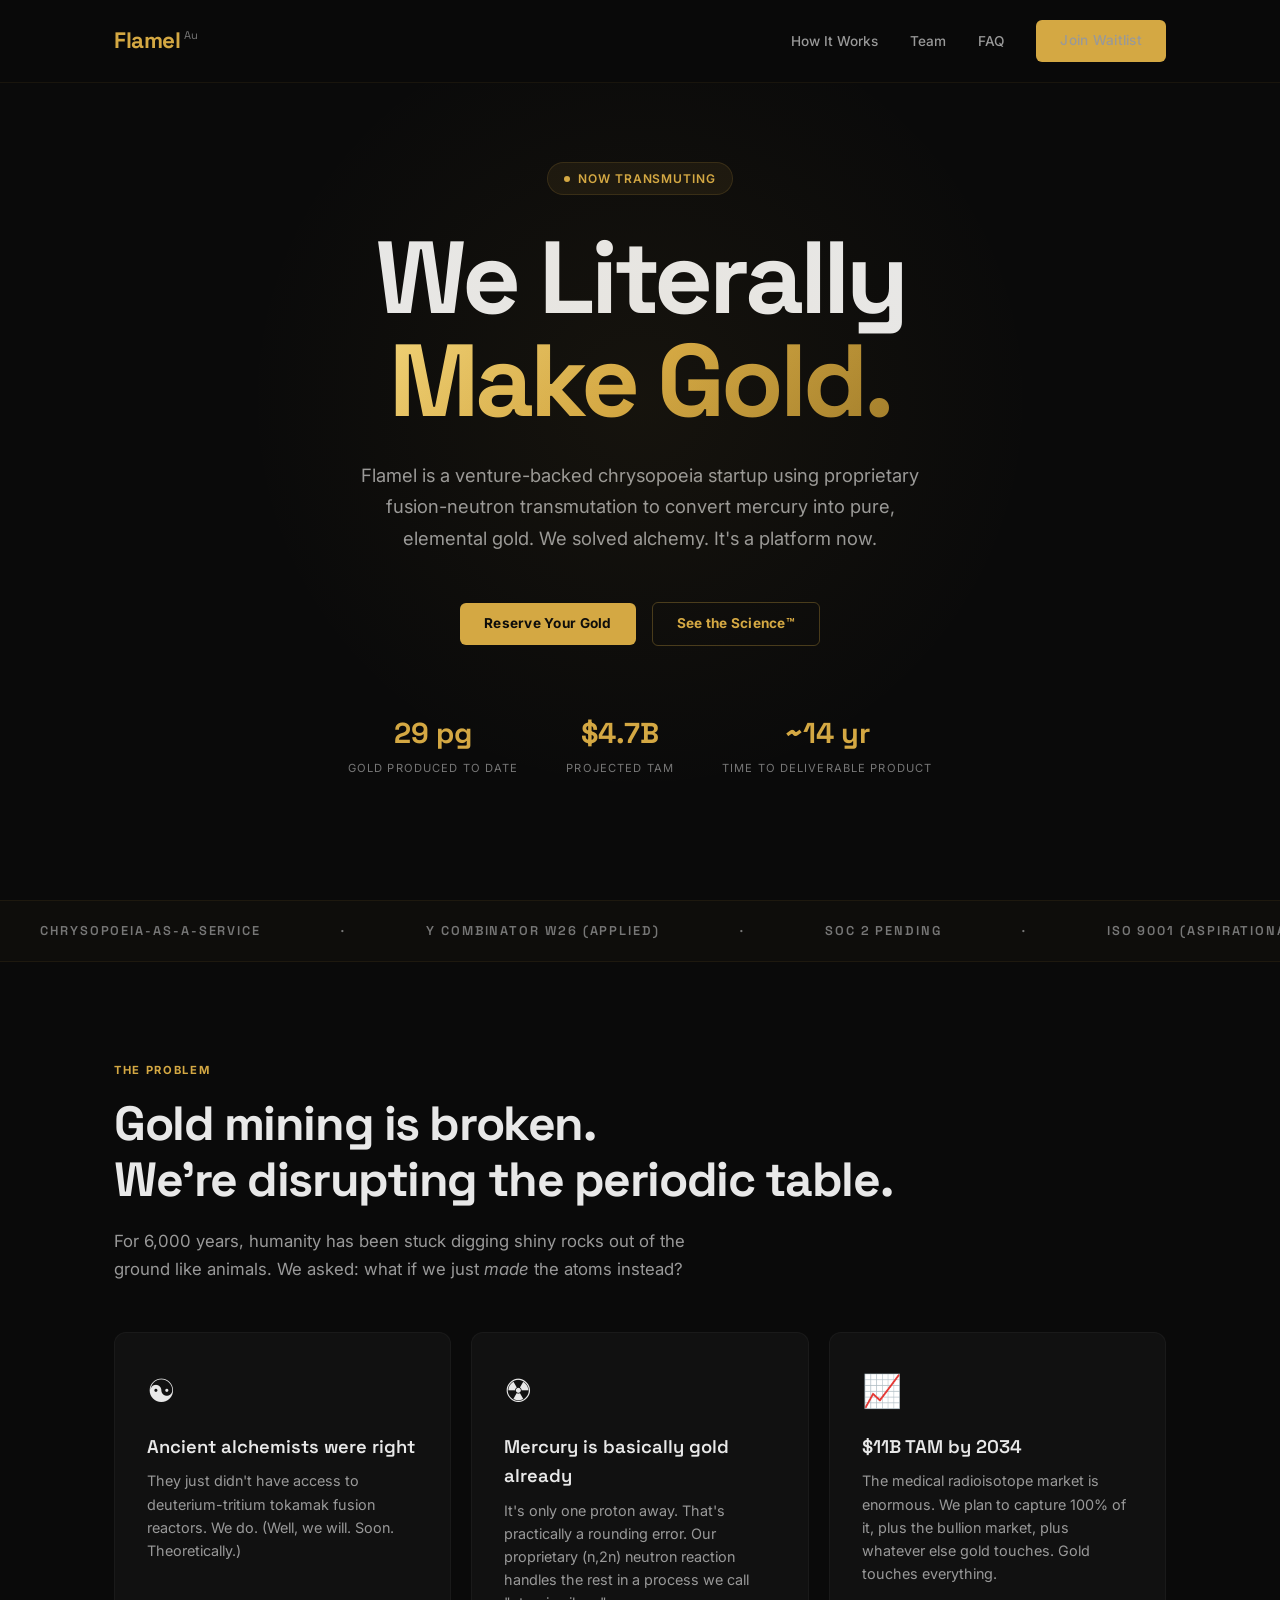
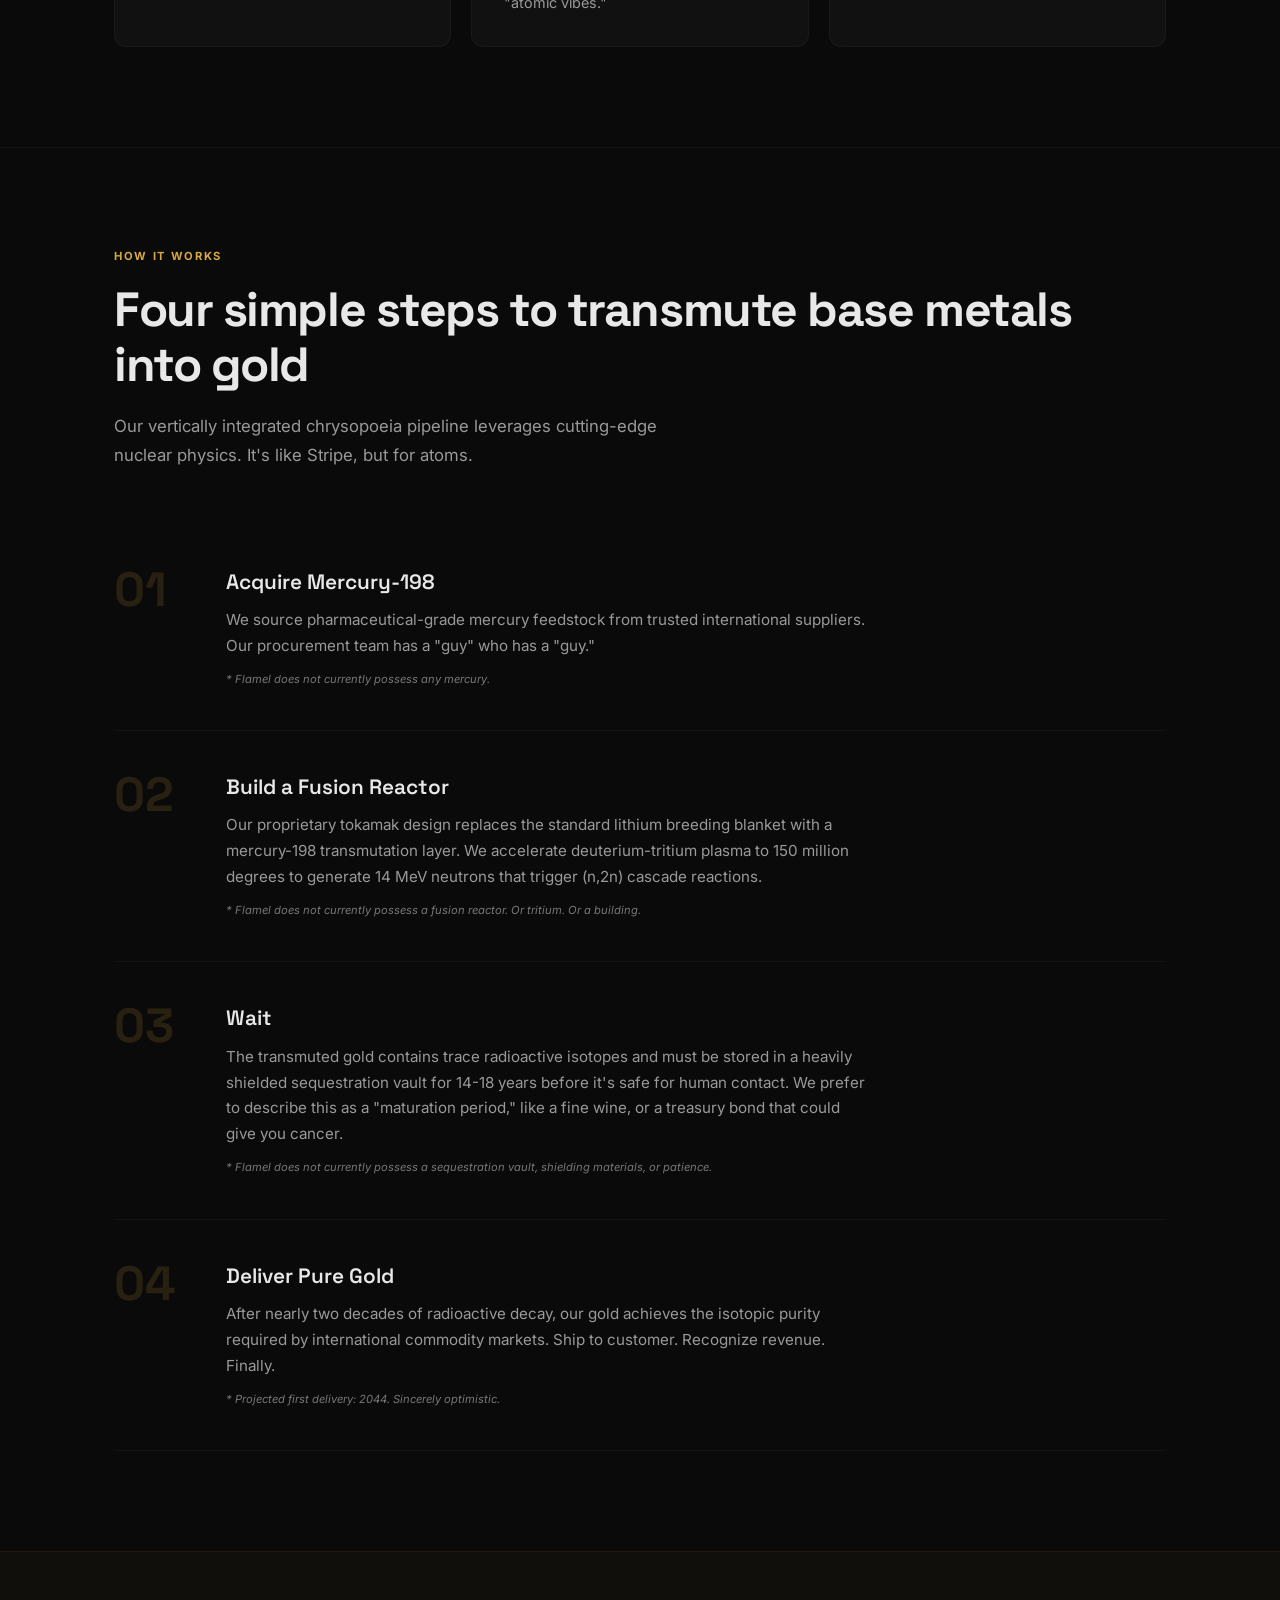
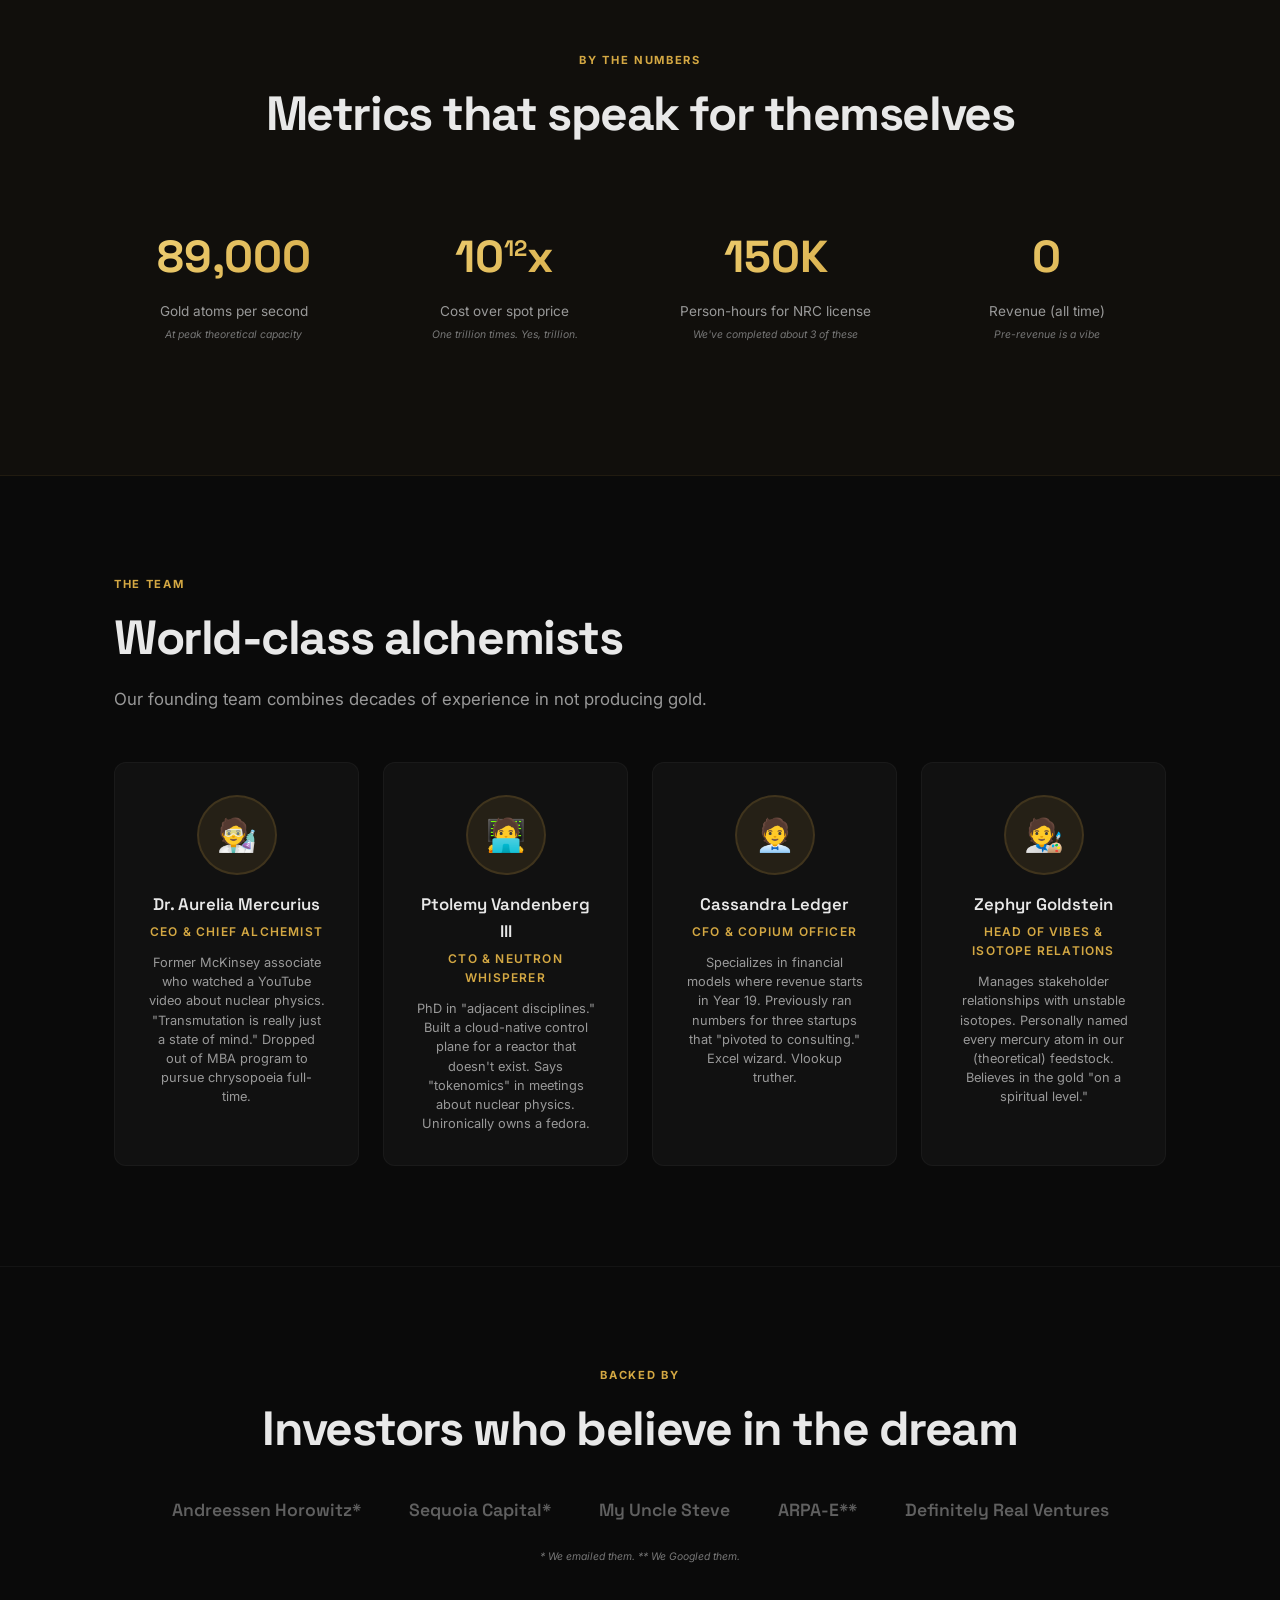
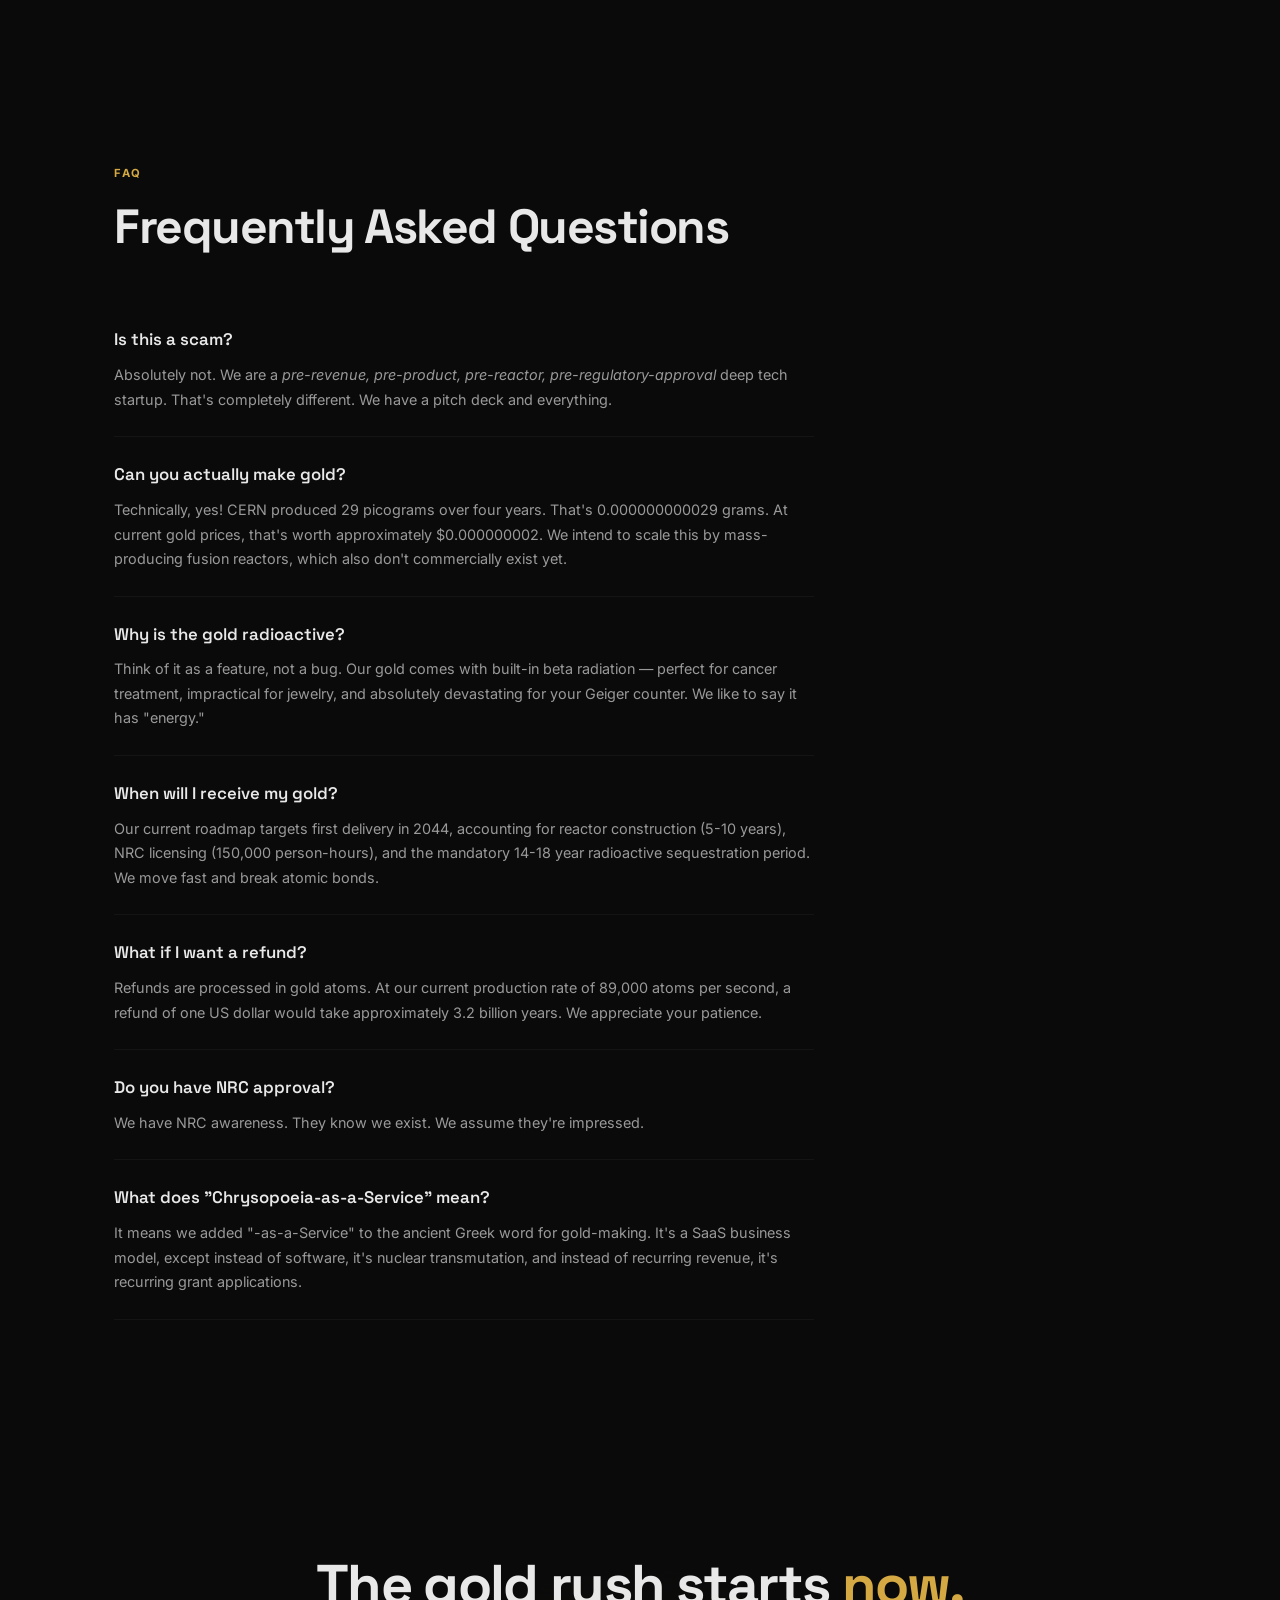
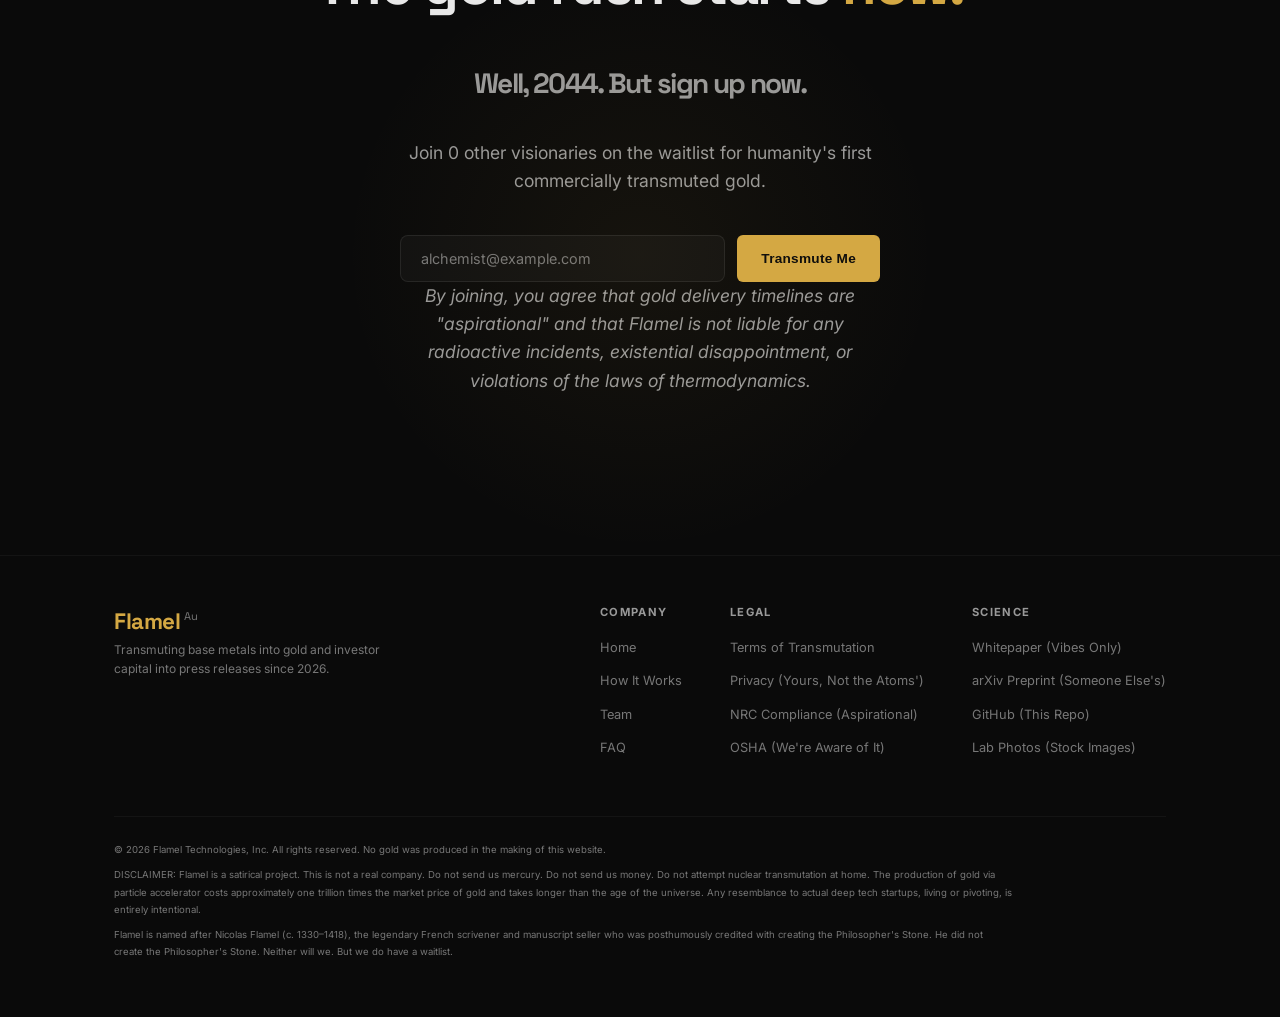
<file: index.html>
<!DOCTYPE html>
<html lang="en">
<head>
  <meta charset="UTF-8">
  <meta name="viewport" content="width=device-width, initial-scale=1.0">
  <title>Flamel — We Make Gold.</title>
  <meta name="description" content="Flamel is a deep tech startup that literally makes gold. Yes, really. No, seriously.">
  <meta property="og:title" content="Flamel — We Make Gold.">
  <meta property="og:description" content="Atomic-scale chrysopoeia. Venture-backed alchemy. The future is Au.">
  <meta property="og:type" content="website">
  <link rel="preconnect" href="https://fonts.googleapis.com">
  <link rel="preconnect" href="https://fonts.gstatic.com" crossorigin>
  <link href="https://fonts.googleapis.com/css2?family=Inter:wght@400;500;600;700;800;900&family=Space+Grotesk:wght@400;500;600;700&display=swap" rel="stylesheet">
  <link rel="stylesheet" href="styles.css">
</head>
<body>

  <!-- Nav -->
  <nav>
    <div class="container">
      <a href="index.html" class="logo">Flamel<span>Au</span></a>
      <ul class="nav-links">
        <li><a href="how.html">How It Works</a></li>
        <li><a href="team.html">Team</a></li>
        <li><a href="#faq">FAQ</a></li>
        <li><a href="#waitlist" class="btn">Join Waitlist</a></li>
      </ul>
    </div>
  </nav>

  <!-- Hero -->
  <section class="hero">
    <div class="hero-badge">
      <span class="dot"></span>
      Now Transmuting
    </div>
    <h1>We Literally<br><em>Make Gold.</em></h1>
    <p class="hero-sub">
      Flamel is a venture-backed chrysopoeia startup using proprietary fusion-neutron transmutation to convert mercury into pure, elemental gold. We solved alchemy. It's a platform now.
    </p>
    <div class="hero-cta">
      <a href="#waitlist" class="btn">Reserve Your Gold</a>
      <a href="#how" class="btn btn-outline">See the Science&trade;</a>
    </div>
    <div class="hero-proof">
      <div class="stat">
        <div class="stat-value">29 pg</div>
        <div class="stat-label">Gold Produced to Date</div>
      </div>
      <div class="stat">
        <div class="stat-value">$4.7B</div>
        <div class="stat-label">Projected TAM</div>
      </div>
      <div class="stat">
        <div class="stat-value">~14 yr</div>
        <div class="stat-label">Time to Deliverable Product</div>
      </div>
    </div>
  </section>

  <!-- Ticker -->
  <div class="ticker-wrap">
    <div class="ticker">
      <span>Chrysopoeia-as-a-Service</span>
      <span>&middot;</span>
      <span>Y Combinator W26 (Applied)</span>
      <span>&middot;</span>
      <span>SOC 2 Pending</span>
      <span>&middot;</span>
      <span>ISO 9001 (Aspirational)</span>
      <span>&middot;</span>
      <span>"Not a Ponzi Scheme" — CEO</span>
      <span>&middot;</span>
      <span>Featured on HackerNews (flagged)</span>
      <span>&middot;</span>
      <span>NRC License (Almost done filing for it)</span>
      <span>&middot;</span>
      <span>Mercury is a Planet AND a Feedstock</span>
      <span>&middot;</span>
      <span>Chrysopoeia-as-a-Service</span>
      <span>&middot;</span>
      <span>Y Combinator W26 (Applied)</span>
      <span>&middot;</span>
      <span>SOC 2 Pending</span>
      <span>&middot;</span>
      <span>ISO 9001 (Aspirational)</span>
      <span>&middot;</span>
      <span>"Not a Ponzi Scheme" — CEO</span>
      <span>&middot;</span>
      <span>Featured on HackerNews (flagged)</span>
      <span>&middot;</span>
      <span>NRC License (In Our Hearts)</span>
      <span>&middot;</span>
      <span>Mercury is a Planet AND a Feedstock</span>
      <span>&middot;</span>
    </div>
  </div>

  <!-- Problem -->
  <section id="problem">
    <div class="container">
      <div class="section-label">The Problem</div>
      <h2 class="section-title">Gold mining is broken.<br>We're disrupting the periodic table.</h2>
      <p class="section-desc">
        For 6,000 years, humanity has been stuck digging shiny rocks out of the ground like animals. We asked: what if we just <em>made</em> the atoms instead?
      </p>
      <div class="problem-grid">
        <div class="problem-card">
          <div class="icon">&#9775;</div>
          <h3>Ancient alchemists were right</h3>
          <p>They just didn't have access to deuterium-tritium tokamak fusion reactors. We do. (Well, we will. Soon. Theoretically.)</p>
        </div>
        <div class="problem-card">
          <div class="icon">&#9762;</div>
          <h3>Mercury is basically gold already</h3>
          <p>It's only one proton away. That's practically a rounding error. Our proprietary (n,2n) neutron reaction handles the rest in a process we call "atomic vibes."</p>
        </div>
        <div class="problem-card">
          <div class="icon">&#128200;</div>
          <h3>$11B TAM by 2034</h3>
          <p>The medical radioisotope market is enormous. We plan to capture 100% of it, plus the bullion market, plus whatever else gold touches. Gold touches everything.</p>
        </div>
      </div>
    </div>
  </section>

  <!-- How It Works -->
  <section id="how" class="how-it-works">
    <div class="container">
      <div class="section-label">How It Works</div>
      <h2 class="section-title">Four simple steps to transmute base metals into gold</h2>
      <p class="section-desc">
        Our vertically integrated chrysopoeia pipeline leverages cutting-edge nuclear physics. It's like Stripe, but for atoms.
      </p>
      <div class="steps">
        <div class="step">
          <div class="step-number">01</div>
          <div>
            <h3>Acquire Mercury-198</h3>
            <p>We source pharmaceutical-grade mercury feedstock from trusted international suppliers. Our procurement team has a "guy" who has a "guy."</p>
            <span class="fine-print">* Flamel does not currently possess any mercury.</span>
          </div>
        </div>
        <div class="step">
          <div class="step-number">02</div>
          <div>
            <h3>Build a Fusion Reactor</h3>
            <p>Our proprietary tokamak design replaces the standard lithium breeding blanket with a mercury-198 transmutation layer. We accelerate deuterium-tritium plasma to 150 million degrees to generate 14 MeV neutrons that trigger (n,2n) cascade reactions.</p>
            <span class="fine-print">* Flamel does not currently possess a fusion reactor. Or tritium. Or a building.</span>
          </div>
        </div>
        <div class="step">
          <div class="step-number">03</div>
          <div>
            <h3>Wait</h3>
            <p>The transmuted gold contains trace radioactive isotopes and must be stored in a heavily shielded sequestration vault for 14-18 years before it's safe for human contact. We prefer to describe this as a "maturation period," like a fine wine, or a treasury bond that could give you cancer.</p>
            <span class="fine-print">* Flamel does not currently possess a sequestration vault, shielding materials, or patience.</span>
          </div>
        </div>
        <div class="step">
          <div class="step-number">04</div>
          <div>
            <h3>Deliver Pure Gold</h3>
            <p>After nearly two decades of radioactive decay, our gold achieves the isotopic purity required by international commodity markets. Ship to customer. Recognize revenue. Finally.</p>
            <span class="fine-print">* Projected first delivery: 2044. Sincerely optimistic.</span>
          </div>
        </div>
      </div>
    </div>
  </section>

  <!-- Metrics -->
  <section class="metrics">
    <div class="container">
      <div class="section-label" style="text-align:center;">By the Numbers</div>
      <h2 class="section-title" style="text-align:center;">Metrics that speak for themselves</h2>
      <div class="metrics-grid">
        <div class="metric">
          <div class="metric-value">89,000</div>
          <div class="metric-label">Gold atoms per second</div>
          <div class="metric-note">At peak theoretical capacity</div>
        </div>
        <div class="metric">
          <div class="metric-value">10<sup style="font-size:0.5em">12</sup>x</div>
          <div class="metric-label">Cost over spot price</div>
          <div class="metric-note">One trillion times. Yes, trillion.</div>
        </div>
        <div class="metric">
          <div class="metric-value">150K</div>
          <div class="metric-label">Person-hours for NRC license</div>
          <div class="metric-note">We've completed about 3 of these</div>
        </div>
        <div class="metric">
          <div class="metric-value">0</div>
          <div class="metric-label">Revenue (all time)</div>
          <div class="metric-note">Pre-revenue is a vibe</div>
        </div>
      </div>
    </div>
  </section>

  <!-- Team -->
  <section id="team">
    <div class="container">
      <div class="section-label">The Team</div>
      <h2 class="section-title">World-class alchemists</h2>
      <p class="section-desc">
        Our founding team combines decades of experience in not producing gold.
      </p>
      <div class="team-grid">
        <div class="team-card">
          <div class="team-avatar">
            <!-- PLACEHOLDER: team-ceo.jpg — a person looking extremely confident in a lab coat they clearly just put on -->
            &#129489;&#8205;&#128300;
          </div>
          <h3>Dr. Aurelia Mercurius</h3>
          <div class="role">CEO & Chief Alchemist</div>
          <div class="bio">Former McKinsey associate who watched a YouTube video about nuclear physics. "Transmutation is really just a state of mind." Dropped out of MBA program to pursue chrysopoeia full-time.</div>
        </div>
        <div class="team-card">
          <div class="team-avatar">
            <!-- PLACEHOLDER: team-cto.jpg — a disheveled physicist looking at a whiteboard covered in nonsense equations -->
            &#129489;&#8205;&#128187;
          </div>
          <h3>Ptolemy Vandenberg III</h3>
          <div class="role">CTO & Neutron Whisperer</div>
          <div class="bio">PhD in "adjacent disciplines." Built a cloud-native control plane for a reactor that doesn't exist. Says "tokenomics" in meetings about nuclear physics. Unironically owns a fedora.</div>
        </div>
        <div class="team-card">
          <div class="team-avatar">
            <!-- PLACEHOLDER: team-cfo.jpg — a person surrounded by gold bars that are clearly painted bricks -->
            &#129489;&#8205;&#128188;
          </div>
          <h3>Cassandra Ledger</h3>
          <div class="role">CFO & Copium Officer</div>
          <div class="bio">Specializes in financial models where revenue starts in Year 19. Previously ran numbers for three startups that "pivoted to consulting." Excel wizard. Vlookup truther.</div>
        </div>
        <div class="team-card">
          <div class="team-avatar">
            <!-- PLACEHOLDER: team-head-of-vibes.jpg — someone meditating next to industrial equipment -->
            &#129489;&#8205;&#127912;
          </div>
          <h3>Zephyr Goldstein</h3>
          <div class="role">Head of Vibes & Isotope Relations</div>
          <div class="bio">Manages stakeholder relationships with unstable isotopes. Personally named every mercury atom in our (theoretical) feedstock. Believes in the gold "on a spiritual level."</div>
        </div>
      </div>
    </div>
  </section>

  <!-- Investors -->
  <section class="investors">
    <div class="container">
      <div class="section-label">Backed By</div>
      <h2 class="section-title">Investors who believe in the dream</h2>
      <div class="investor-logos">
        <span>Andreessen Horowitz*</span>
        <span>Sequoia Capital*</span>
        <span>My Uncle Steve</span>
        <span>ARPA-E**</span>
        <span>Definitely Real Ventures</span>
      </div>
      <p style="margin-top: 24px; font-size: 0.65rem; color: var(--text-dim); font-style: italic;">
        * We emailed them. ** We Googled them.
      </p>
    </div>
  </section>

  <!-- FAQ -->
  <section id="faq">
    <div class="container">
      <div class="section-label">FAQ</div>
      <h2 class="section-title">Frequently Asked Questions</h2>
      <div class="faq-list">
        <div class="faq-item">
          <div class="faq-q">Is this a scam?</div>
          <div class="faq-a">Absolutely not. We are a <em>pre-revenue, pre-product, pre-reactor, pre-regulatory-approval</em> deep tech startup. That's completely different. We have a pitch deck and everything.</div>
        </div>
        <div class="faq-item">
          <div class="faq-q">Can you actually make gold?</div>
          <div class="faq-a">Technically, yes! CERN produced 29 picograms over four years. That's 0.000000000029 grams. At current gold prices, that's worth approximately $0.000000002. We intend to scale this by mass-producing fusion reactors, which also don't commercially exist yet.</div>
        </div>
        <div class="faq-item">
          <div class="faq-q">Why is the gold radioactive?</div>
          <div class="faq-a">Think of it as a feature, not a bug. Our gold comes with built-in beta radiation — perfect for cancer treatment, impractical for jewelry, and absolutely devastating for your Geiger counter. We like to say it has "energy."</div>
        </div>
        <div class="faq-item">
          <div class="faq-q">When will I receive my gold?</div>
          <div class="faq-a">Our current roadmap targets first delivery in 2044, accounting for reactor construction (5-10 years), NRC licensing (150,000 person-hours), and the mandatory 14-18 year radioactive sequestration period. We move fast and break atomic bonds.</div>
        </div>
        <div class="faq-item">
          <div class="faq-q">What if I want a refund?</div>
          <div class="faq-a">Refunds are processed in gold atoms. At our current production rate of 89,000 atoms per second, a refund of one US dollar would take approximately 3.2 billion years. We appreciate your patience.</div>
        </div>
        <div class="faq-item">
          <div class="faq-q">Do you have NRC approval?</div>
          <div class="faq-a">We have NRC awareness. They know we exist. We assume they're impressed.</div>
        </div>
        <div class="faq-item">
          <div class="faq-q">What does "Chrysopoeia-as-a-Service" mean?</div>
          <div class="faq-a">It means we added "-as-a-Service" to the ancient Greek word for gold-making. It's a SaaS business model, except instead of software, it's nuclear transmutation, and instead of recurring revenue, it's recurring grant applications.</div>
        </div>
      </div>
    </div>
  </section>

  <!-- CTA -->
  <section id="waitlist" class="cta-section">
    <div class="container">
      <h2>The gold rush starts <span class="gold">now.</span><br><span class="muted" style="font-size:0.5em;">Well, 2044. But sign up now.</span></h2>
      <p>Join 0 other visionaries on the waitlist for humanity's first commercially transmuted gold.</p>
      <form class="waitlist-form" onsubmit="event.preventDefault(); this.innerHTML='<p style=\'color: var(--gold); font-size: 1.1rem; font-weight: 600;\'>You\'re on the list. See you in 2044. &#x2728;</p>'; ">
        <input type="email" placeholder="alchemist@example.com" required>
        <button type="submit" class="btn">Transmute Me</button>
      </form>
      <p class="waitlist-note">
        By joining, you agree that gold delivery timelines are "aspirational" and that Flamel is not liable for any radioactive incidents, existential disappointment, or violations of the laws of thermodynamics.
      </p>
    </div>
  </section>

  <!-- Footer -->
  <footer>
    <div class="container">
      <div class="footer-content">
        <div class="footer-brand">
          <a href="index.html" class="logo">Flamel<span>Au</span></a>
          <p>Transmuting base metals into gold and investor capital into press releases since 2026.</p>
        </div>
        <div class="footer-links">
          <div class="footer-col">
            <h4>Company</h4>
            <ul>
              <li><a href="index.html">Home</a></li>
              <li><a href="how.html">How It Works</a></li>
              <li><a href="team.html">Team</a></li>
              <li><a href="#faq">FAQ</a></li>
            </ul>
          </div>
          <div class="footer-col">
            <h4>Legal</h4>
            <ul>
              <li><a href="#">Terms of Transmutation</a></li>
              <li><a href="#">Privacy (Yours, Not the Atoms')</a></li>
              <li><a href="#">NRC Compliance (Aspirational)</a></li>
              <li><a href="#">OSHA (We're Aware of It)</a></li>
            </ul>
          </div>
          <div class="footer-col">
            <h4>Science</h4>
            <ul>
              <li><a href="#">Whitepaper (Vibes Only)</a></li>
              <li><a href="#">arXiv Preprint (Someone Else's)</a></li>
              <li><a href="#">GitHub (This Repo)</a></li>
              <li><a href="#">Lab Photos (Stock Images)</a></li>
            </ul>
          </div>
        </div>
      </div>
      <div class="footer-bottom">
        <div class="legal-wall">
          <p>&copy; 2026 Flamel Technologies, Inc. All rights reserved. No gold was produced in the making of this website.</p>
          <p>DISCLAIMER: Flamel is a satirical project. This is not a real company. Do not send us mercury. Do not send us money. Do not attempt nuclear transmutation at home. The production of gold via particle accelerator costs approximately one trillion times the market price of gold and takes longer than the age of the universe. Any resemblance to actual deep tech startups, living or pivoting, is entirely intentional.</p>
          <p>Flamel is named after Nicolas Flamel (c. 1330–1418), the legendary French scrivener and manuscript seller who was posthumously credited with creating the Philosopher's Stone. He did not create the Philosopher's Stone. Neither will we. But we do have a waitlist.</p>
        </div>
      </div>
    </div>
  </footer>

</body>
</html>
</file>
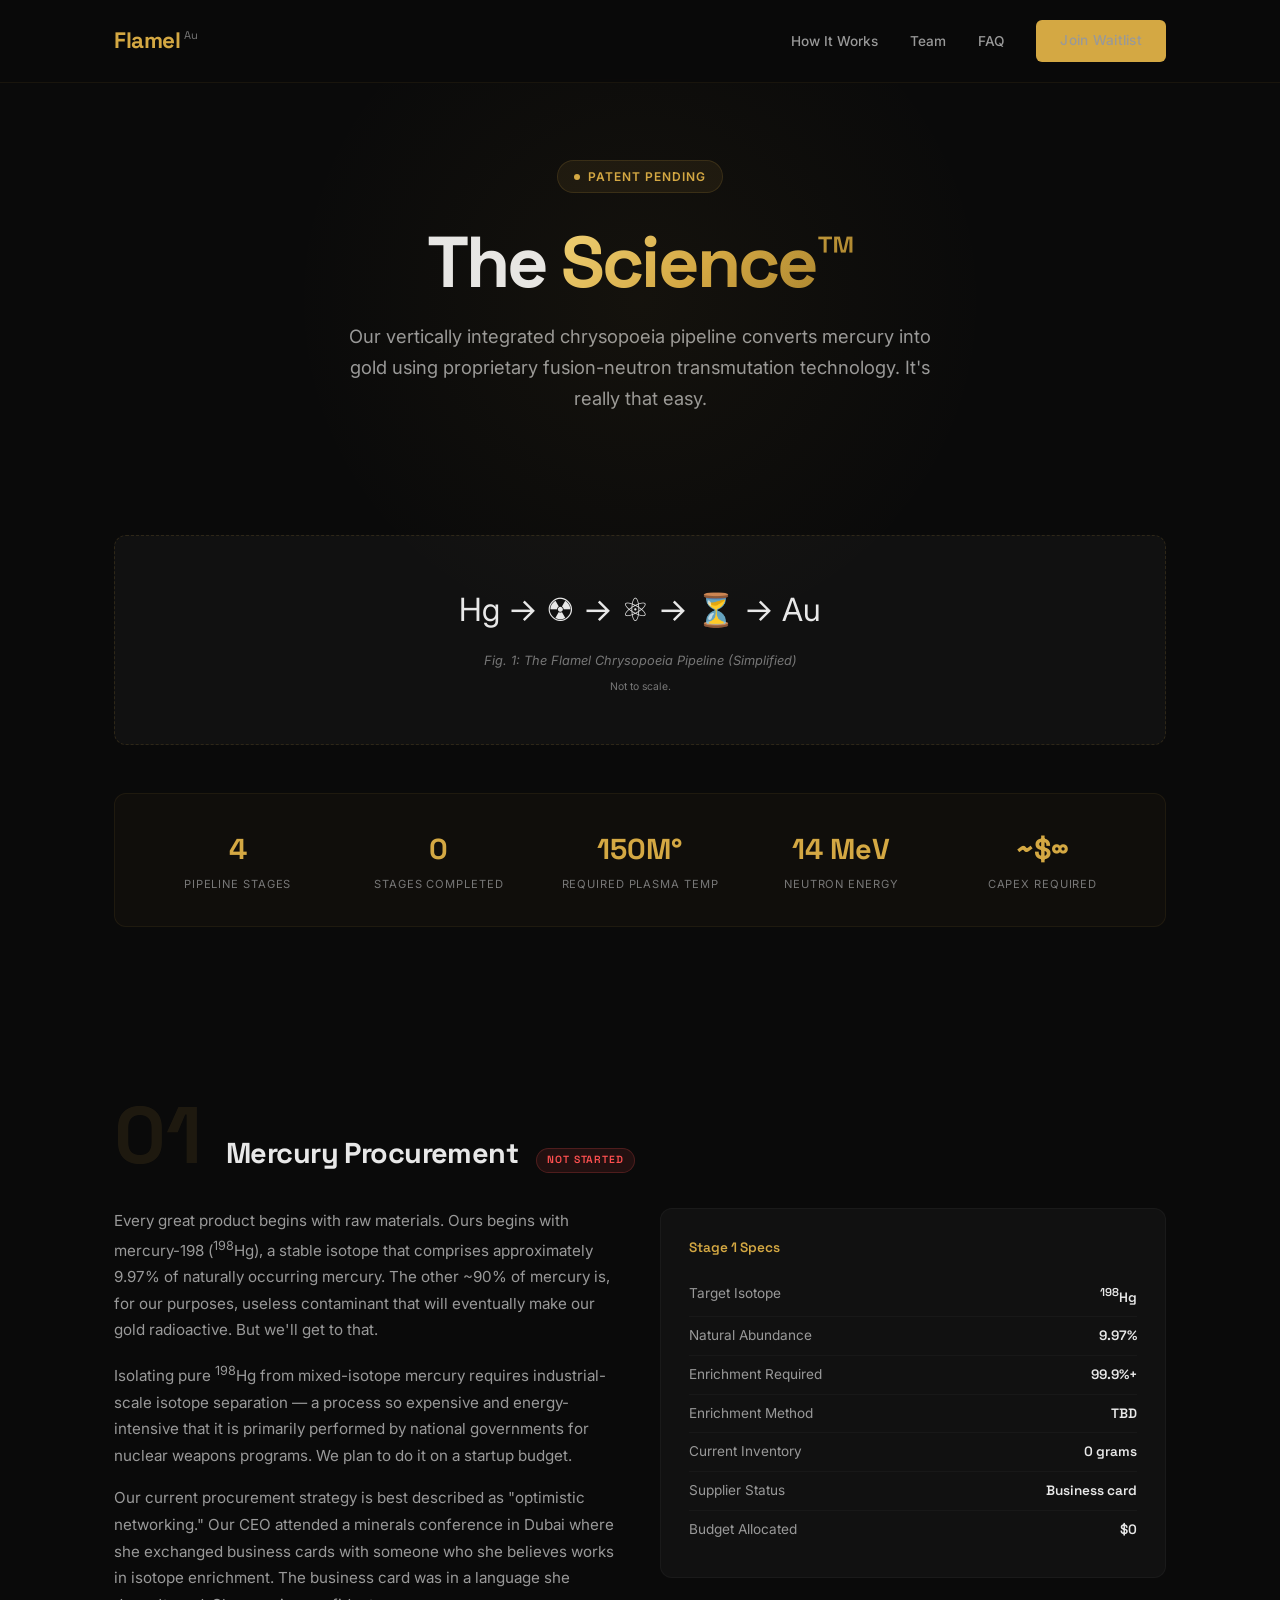
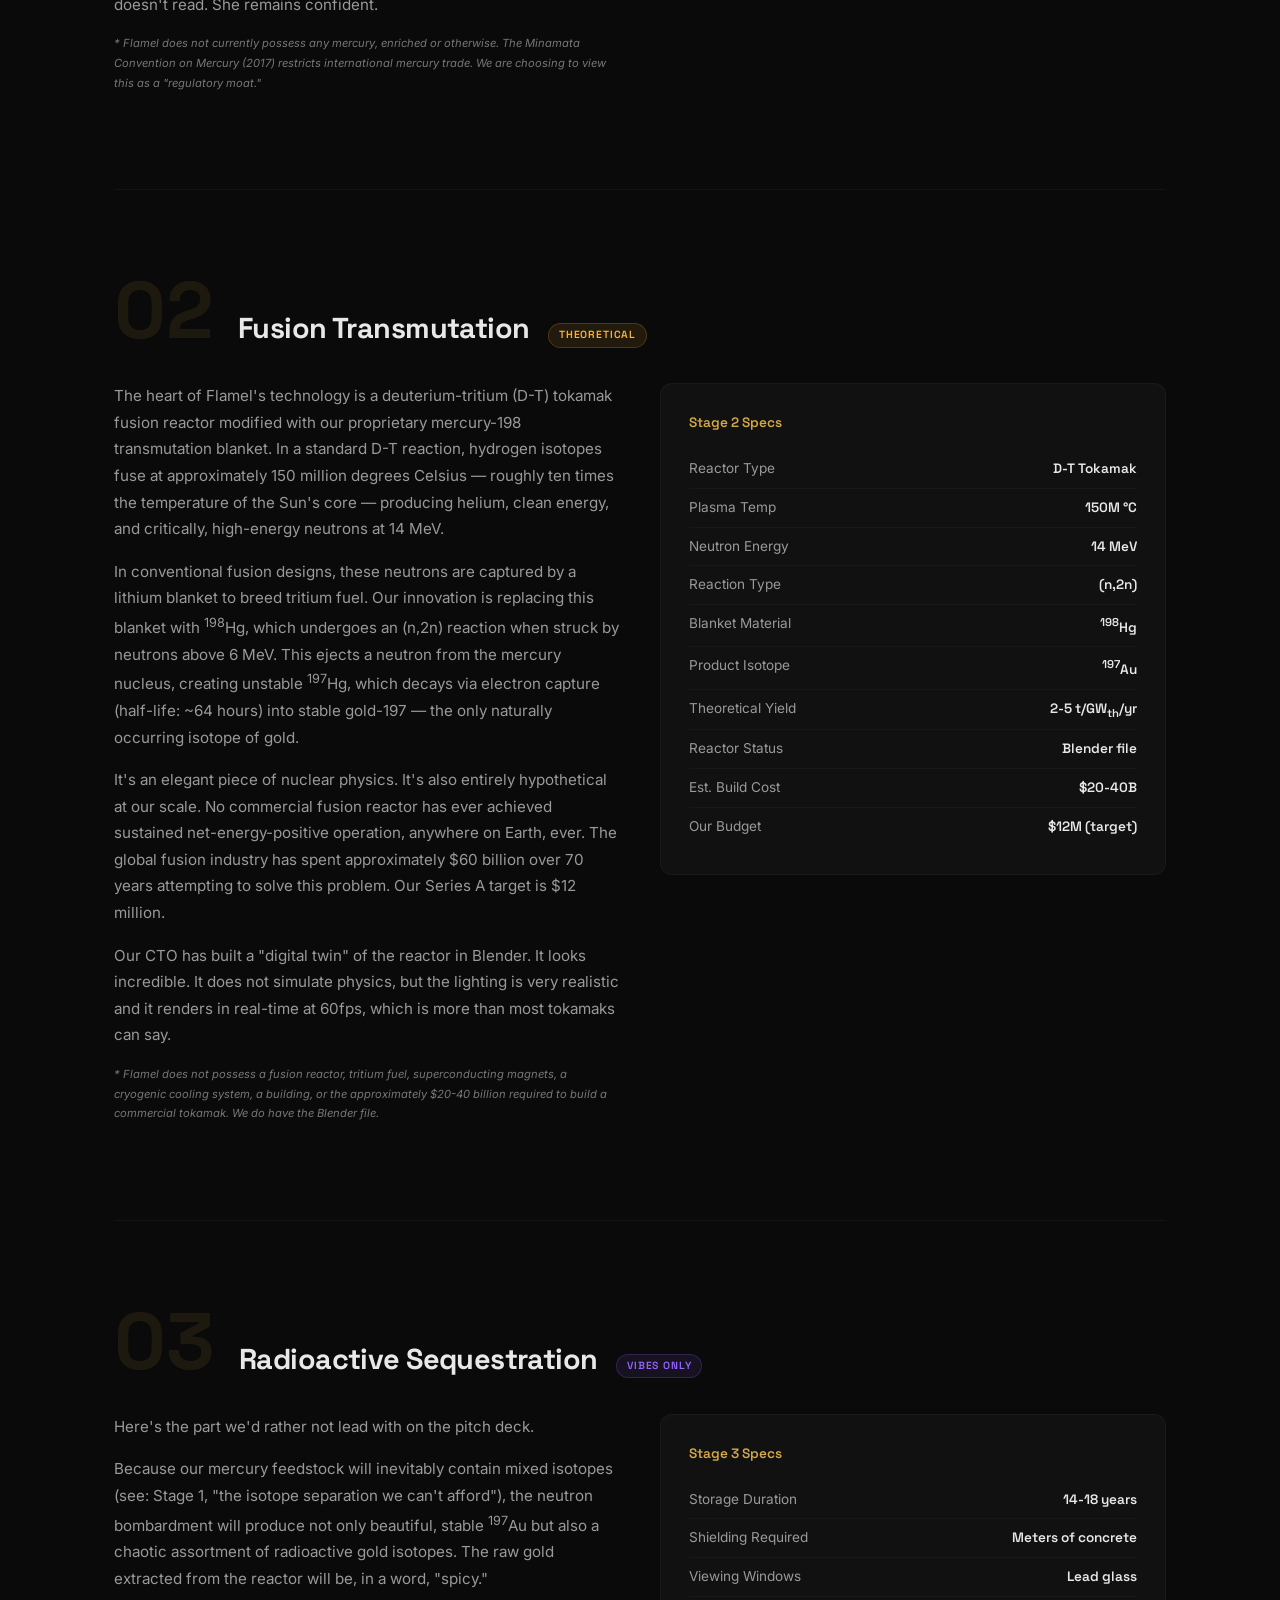
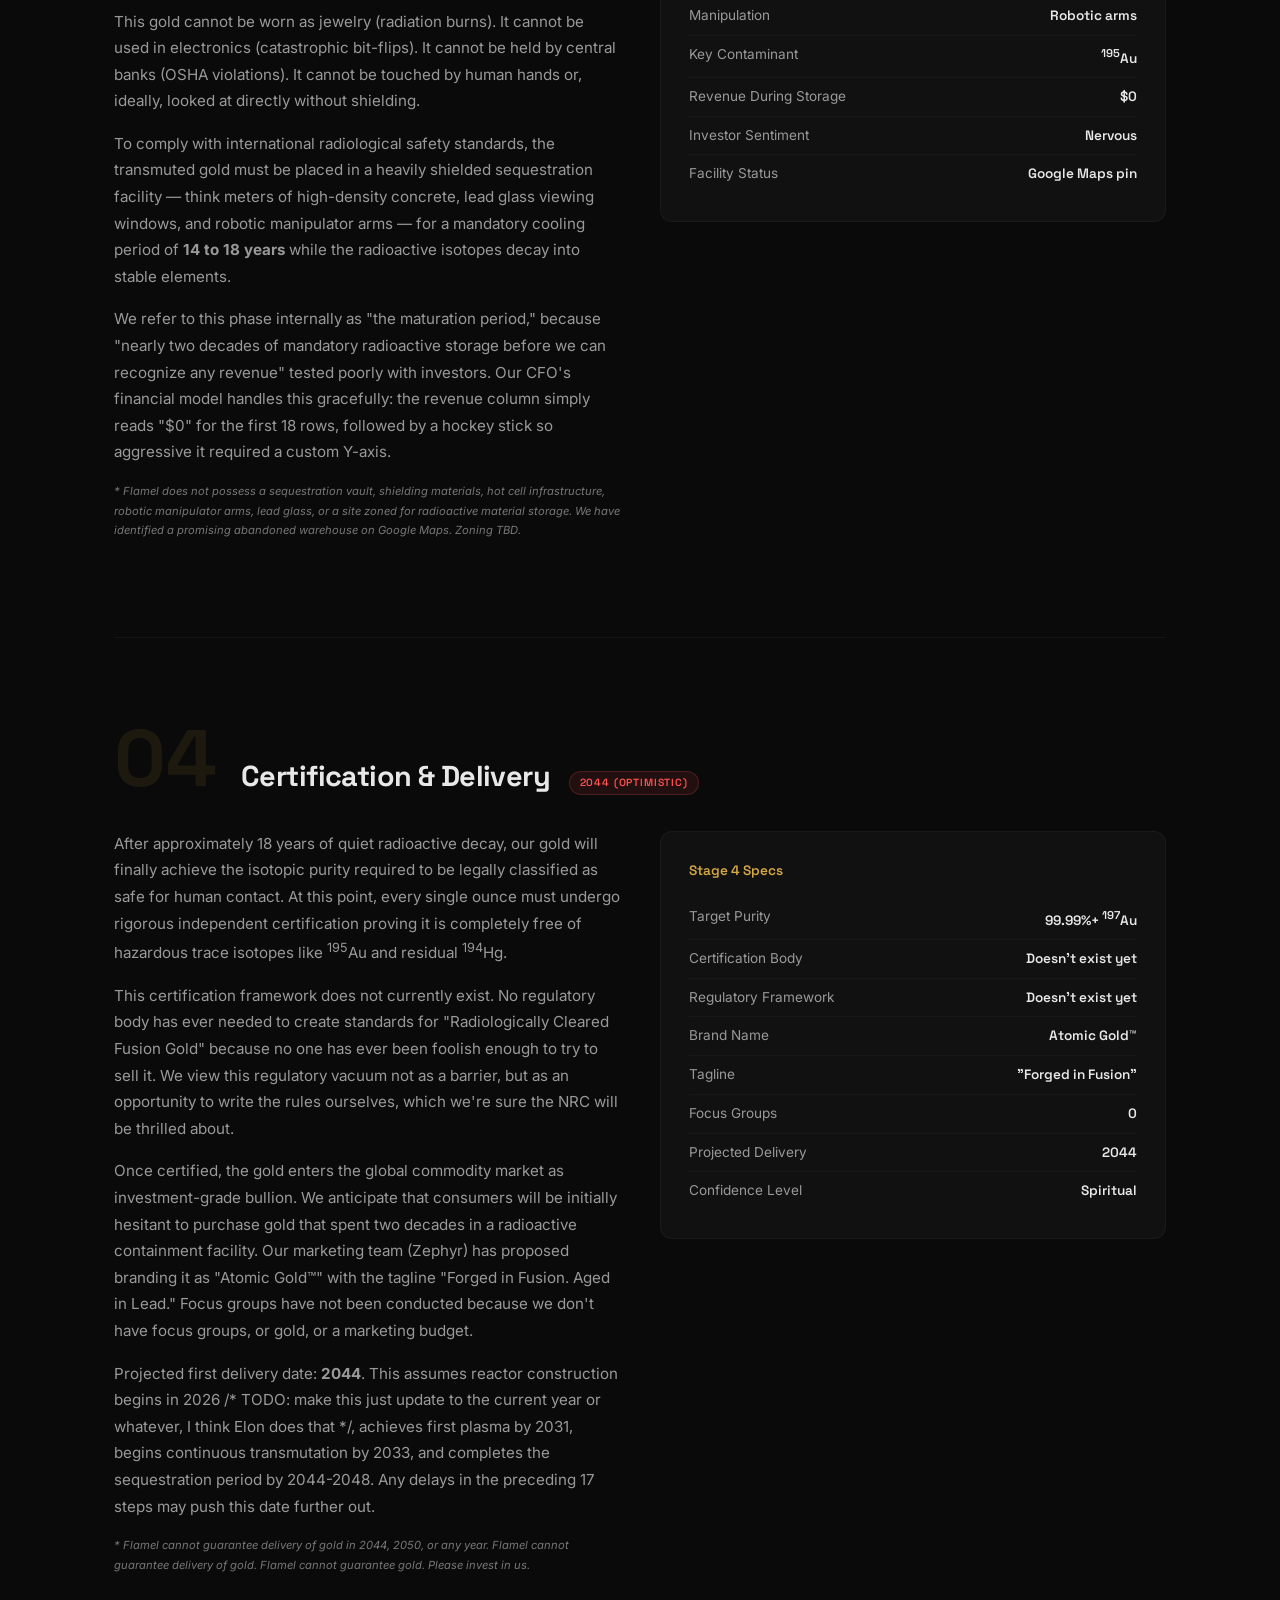
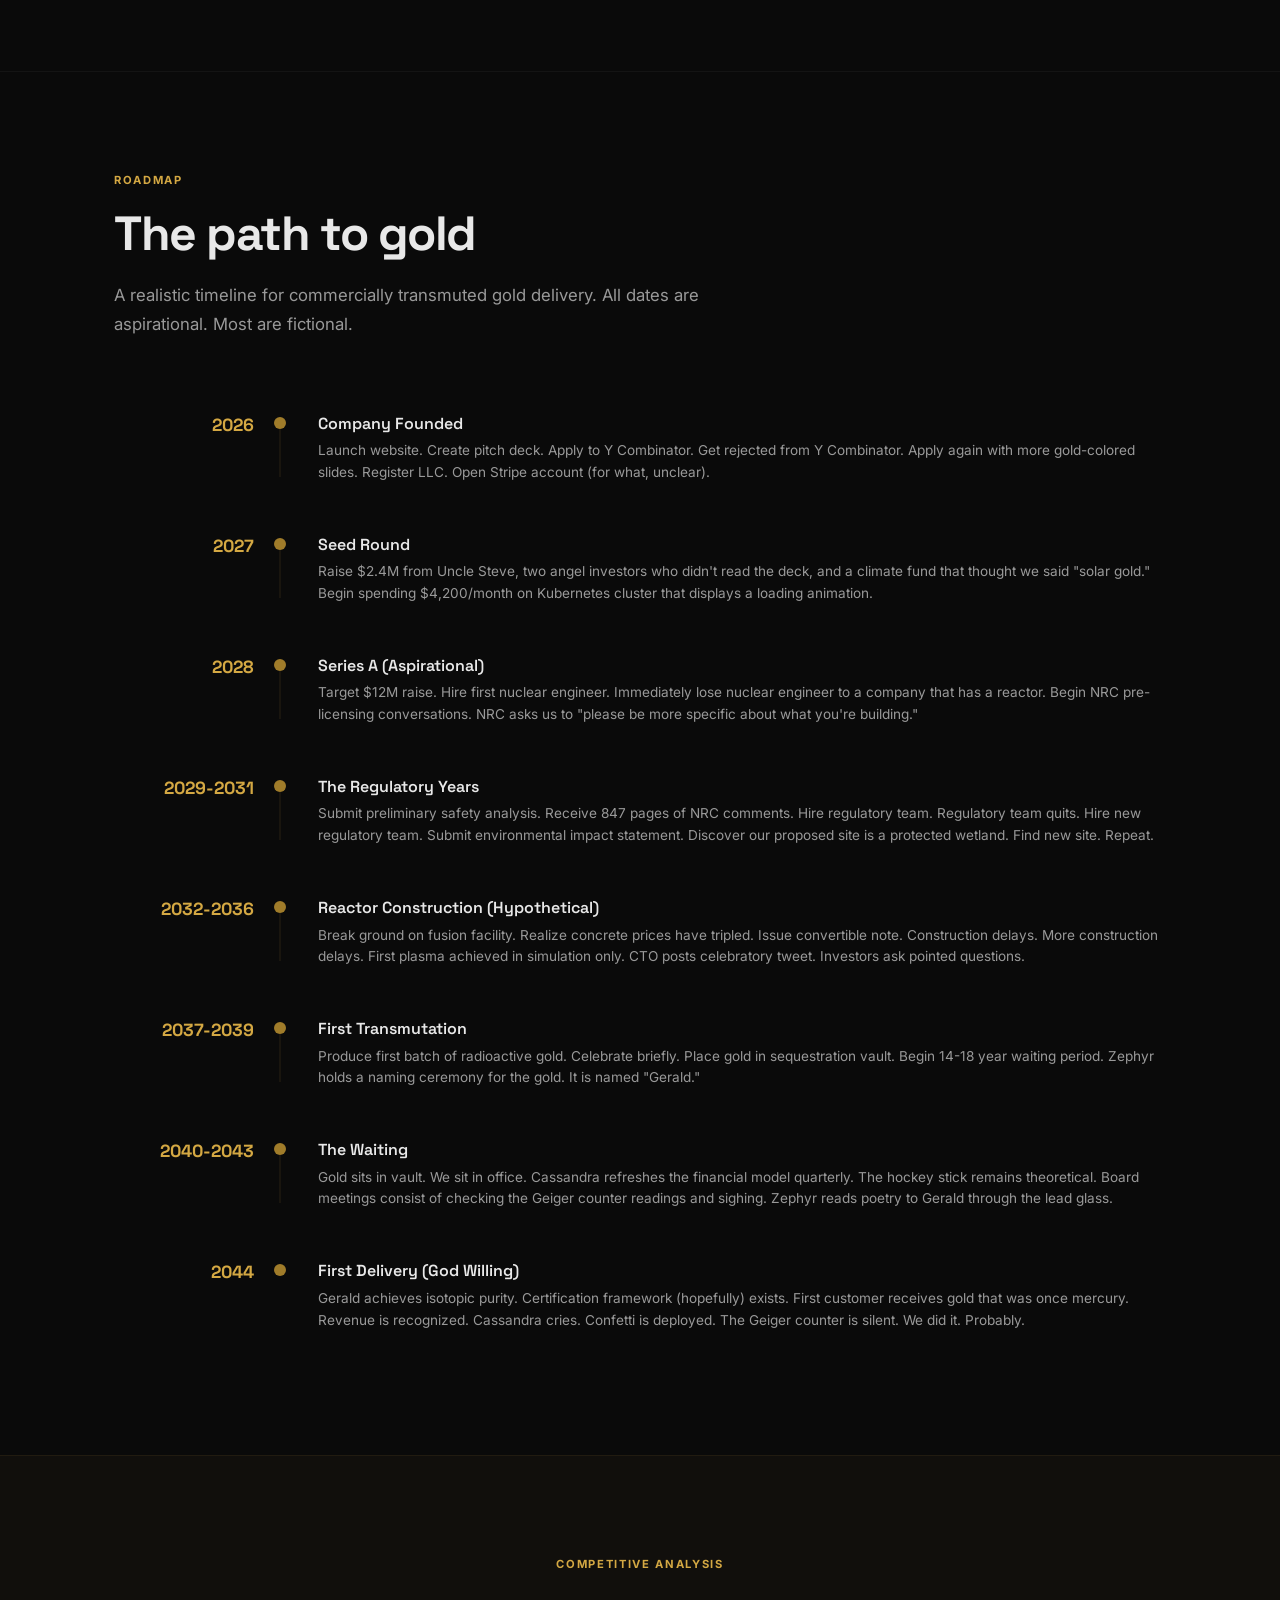
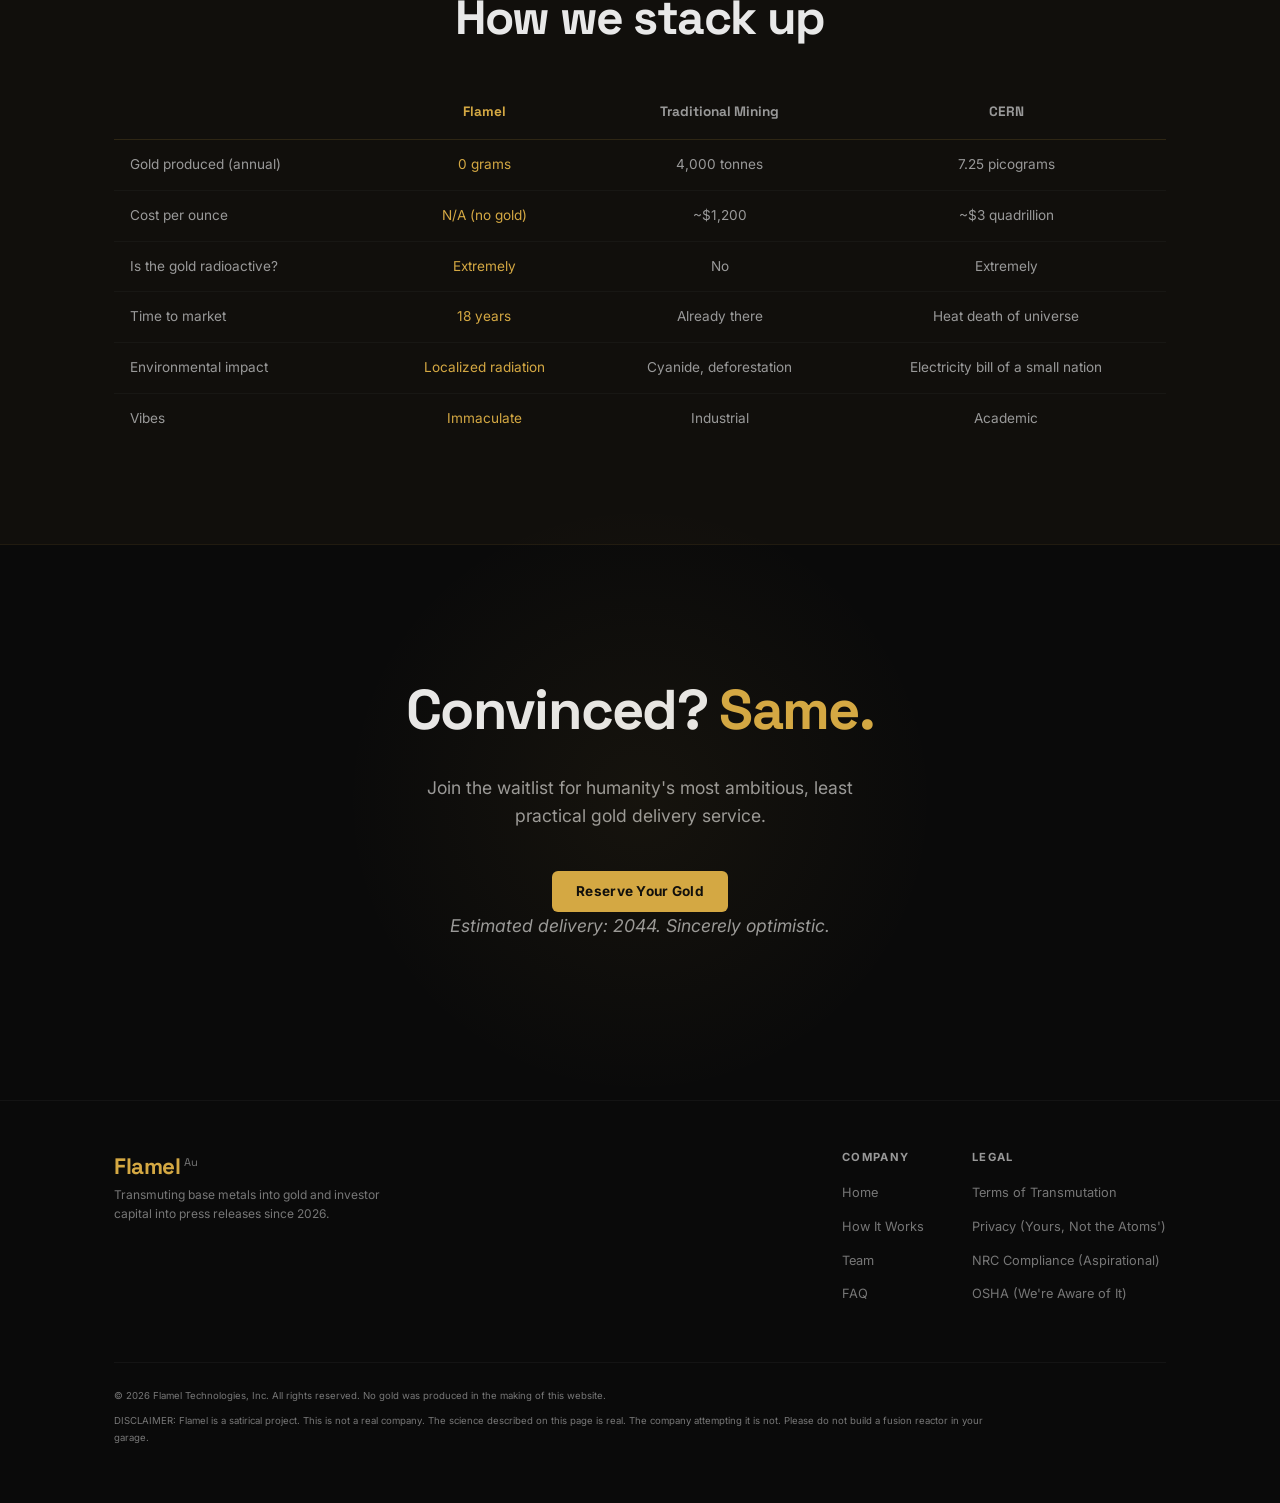
<file: how.html>
<!DOCTYPE html>
<html lang="en">
<head>
  <meta charset="UTF-8">
  <meta name="viewport" content="width=device-width, initial-scale=1.0">
  <title>How It Works — Flamel</title>
  <meta name="description" content="A comprehensive guide to Flamel's proprietary chrysopoeia pipeline. Four steps. One dream. Zero gold.">
  <link rel="preconnect" href="https://fonts.googleapis.com">
  <link rel="preconnect" href="https://fonts.gstatic.com" crossorigin>
  <link href="https://fonts.googleapis.com/css2?family=Inter:wght@400;500;600;700;800;900&family=Space+Grotesk:wght@400;500;600;700&display=swap" rel="stylesheet">
  <link rel="stylesheet" href="styles.css">
</head>
<body>

  <!-- Nav -->
  <nav>
    <div class="container">
      <a href="index.html" class="logo">Flamel<span>Au</span></a>
      <ul class="nav-links">
        <li><a href="how.html">How It Works</a></li>
        <li><a href="team.html">Team</a></li>
        <li><a href="index.html#faq">FAQ</a></li>
        <li><a href="index.html#waitlist" class="btn">Join Waitlist</a></li>
      </ul>
    </div>
  </nav>

  <!-- Page Header -->
  <section class="page-header">
    <div class="hero-badge">
      <span class="dot"></span>
      Patent Pending
    </div>
    <h1>The <em>Science&trade;</em></h1>
    <p class="subtitle">
      Our vertically integrated chrysopoeia pipeline converts mercury into gold using proprietary fusion-neutron transmutation technology. It's really that easy.
    </p>
  </section>

  <!-- Overview Diagram -->
  <section style="padding: 0 0 40px;">
    <div class="container">
      <div class="diagram-placeholder">
        <!-- PLACEHOLDER: pipeline-diagram.png — a beautifully designed but completely nonsensical flowchart showing: Mercury -> "Vibes" -> Tokamak -> "Wait 18 years" -> Gold, with side branches labeled "Regulatory Prayers" and "Grant Applications" -->
        <div style="font-size: 2rem; margin-bottom: 16px;">Hg &rarr; &#9762; &rarr; &#9883; &rarr; &#9203; &rarr; Au</div>
        <div class="label">Fig. 1: The Flamel Chrysopoeia Pipeline (Simplified)</div>
        <div style="font-size: 0.65rem; color: var(--text-dim); margin-top: 8px;">Not to scale.</div>
      </div>

      <!-- Pipeline Stats -->
      <div class="team-stats">
        <div class="team-stat">
          <div class="val">4</div>
          <div class="label">Pipeline Stages</div>
        </div>
        <div class="team-stat">
          <div class="val">0</div>
          <div class="label">Stages Completed</div>
        </div>
        <div class="team-stat">
          <div class="val">150M&deg;</div>
          <div class="label">Required Plasma Temp</div>
        </div>
        <div class="team-stat">
          <div class="val">14 MeV</div>
          <div class="label">Neutron Energy</div>
        </div>
        <div class="team-stat">
          <div class="val">~$&infin;</div>
          <div class="label">CapEx Required</div>
        </div>
      </div>
    </div>
  </section>

  <!-- Stage 1: Mercury Procurement -->
  <div class="container">
    <div class="pipeline-section">
      <div class="pipeline-header">
        <div class="pipeline-number">01</div>
        <div>
          <h2>Mercury Procurement <span class="status-badge status-not-started">Not Started</span></h2>
        </div>
      </div>
      <div class="pipeline-body">
        <div class="pipeline-text">
          <p>Every great product begins with raw materials. Ours begins with mercury-198 (<sup>198</sup>Hg), a stable isotope that comprises approximately 9.97% of naturally occurring mercury. The other ~90% of mercury is, for our purposes, useless contaminant that will eventually make our gold radioactive. But we'll get to that.</p>
          <p>Isolating pure <sup>198</sup>Hg from mixed-isotope mercury requires industrial-scale isotope separation — a process so expensive and energy-intensive that it is primarily performed by national governments for nuclear weapons programs. We plan to do it on a startup budget.</p>
          <p>Our current procurement strategy is best described as "optimistic networking." Our CEO attended a minerals conference in Dubai where she exchanged business cards with someone who she believes works in isotope enrichment. The business card was in a language she doesn't read. She remains confident.</p>
          <p class="fine-print">* Flamel does not currently possess any mercury, enriched or otherwise. The Minamata Convention on Mercury (2017) restricts international mercury trade. We are choosing to view this as a "regulatory moat."</p>
        </div>
        <div class="pipeline-sidebar">
          <h4>Stage 1 Specs</h4>
          <ul>
            <li>Target Isotope <span class="val"><sup>198</sup>Hg</span></li>
            <li>Natural Abundance <span class="val">9.97%</span></li>
            <li>Enrichment Required <span class="val">99.9%+</span></li>
            <li>Enrichment Method <span class="val">TBD</span></li>
            <li>Current Inventory <span class="val">0 grams</span></li>
            <li>Supplier Status <span class="val">Business card</span></li>
            <li>Budget Allocated <span class="val">$0</span></li>
          </ul>
        </div>
      </div>
    </div>

    <!-- Stage 2: Fusion Reactor -->
    <div class="pipeline-section">
      <div class="pipeline-header">
        <div class="pipeline-number">02</div>
        <div>
          <h2>Fusion Transmutation <span class="status-badge status-theoretical">Theoretical</span></h2>
        </div>
      </div>
      <div class="pipeline-body">
        <div class="pipeline-text">
          <p>The heart of Flamel's technology is a deuterium-tritium (D-T) tokamak fusion reactor modified with our proprietary mercury-198 transmutation blanket. In a standard D-T reaction, hydrogen isotopes fuse at approximately 150 million degrees Celsius — roughly ten times the temperature of the Sun's core — producing helium, clean energy, and critically, high-energy neutrons at 14 MeV.</p>
          <p>In conventional fusion designs, these neutrons are captured by a lithium blanket to breed tritium fuel. Our innovation is replacing this blanket with <sup>198</sup>Hg, which undergoes an (n,2n) reaction when struck by neutrons above 6 MeV. This ejects a neutron from the mercury nucleus, creating unstable <sup>197</sup>Hg, which decays via electron capture (half-life: ~64 hours) into stable gold-197 — the only naturally occurring isotope of gold.</p>
          <p>It's an elegant piece of nuclear physics. It's also entirely hypothetical at our scale. No commercial fusion reactor has ever achieved sustained net-energy-positive operation, anywhere on Earth, ever. The global fusion industry has spent approximately $60 billion over 70 years attempting to solve this problem. Our Series A target is $12 million.</p>
          <p>Our CTO has built a "digital twin" of the reactor in Blender. It looks incredible. It does not simulate physics, but the lighting is very realistic and it renders in real-time at 60fps, which is more than most tokamaks can say.</p>
          <p class="fine-print">* Flamel does not possess a fusion reactor, tritium fuel, superconducting magnets, a cryogenic cooling system, a building, or the approximately $20-40 billion required to build a commercial tokamak. We do have the Blender file.</p>
        </div>
        <div class="pipeline-sidebar">
          <h4>Stage 2 Specs</h4>
          <ul>
            <li>Reactor Type <span class="val">D-T Tokamak</span></li>
            <li>Plasma Temp <span class="val">150M &deg;C</span></li>
            <li>Neutron Energy <span class="val">14 MeV</span></li>
            <li>Reaction Type <span class="val">(n,2n)</span></li>
            <li>Blanket Material <span class="val"><sup>198</sup>Hg</span></li>
            <li>Product Isotope <span class="val"><sup>197</sup>Au</span></li>
            <li>Theoretical Yield <span class="val">2-5 t/GW<sub>th</sub>/yr</span></li>
            <li>Reactor Status <span class="val">Blender file</span></li>
            <li>Est. Build Cost <span class="val">$20-40B</span></li>
            <li>Our Budget <span class="val">$12M (target)</span></li>
          </ul>
        </div>
      </div>
    </div>

    <!-- Stage 3: Sequestration -->
    <div class="pipeline-section">
      <div class="pipeline-header">
        <div class="pipeline-number">03</div>
        <div>
          <h2>Radioactive Sequestration <span class="status-badge status-vibes">Vibes Only</span></h2>
        </div>
      </div>
      <div class="pipeline-body">
        <div class="pipeline-text">
          <p>Here's the part we'd rather not lead with on the pitch deck.</p>
          <p>Because our mercury feedstock will inevitably contain mixed isotopes (see: Stage 1, "the isotope separation we can't afford"), the neutron bombardment will produce not only beautiful, stable <sup>197</sup>Au but also a chaotic assortment of radioactive gold isotopes. The raw gold extracted from the reactor will be, in a word, "spicy."</p>
          <p>This gold cannot be worn as jewelry (radiation burns). It cannot be used in electronics (catastrophic bit-flips). It cannot be held by central banks (OSHA violations). It cannot be touched by human hands or, ideally, looked at directly without shielding.</p>
          <p>To comply with international radiological safety standards, the transmuted gold must be placed in a heavily shielded sequestration facility — think meters of high-density concrete, lead glass viewing windows, and robotic manipulator arms — for a mandatory cooling period of <strong>14 to 18 years</strong> while the radioactive isotopes decay into stable elements.</p>
          <p>We refer to this phase internally as "the maturation period," because "nearly two decades of mandatory radioactive storage before we can recognize any revenue" tested poorly with investors. Our CFO's financial model handles this gracefully: the revenue column simply reads "$0" for the first 18 rows, followed by a hockey stick so aggressive it required a custom Y-axis.</p>
          <p class="fine-print">* Flamel does not possess a sequestration vault, shielding materials, hot cell infrastructure, robotic manipulator arms, lead glass, or a site zoned for radioactive material storage. We have identified a promising abandoned warehouse on Google Maps. Zoning TBD.</p>
        </div>
        <div class="pipeline-sidebar">
          <h4>Stage 3 Specs</h4>
          <ul>
            <li>Storage Duration <span class="val">14-18 years</span></li>
            <li>Shielding Required <span class="val">Meters of concrete</span></li>
            <li>Viewing Windows <span class="val">Lead glass</span></li>
            <li>Manipulation <span class="val">Robotic arms</span></li>
            <li>Key Contaminant <span class="val"><sup>195</sup>Au</span></li>
            <li>Revenue During Storage <span class="val">$0</span></li>
            <li>Investor Sentiment <span class="val">Nervous</span></li>
            <li>Facility Status <span class="val">Google Maps pin</span></li>
          </ul>
        </div>
      </div>
    </div>

    <!-- Stage 4: Delivery -->
    <div class="pipeline-section">
      <div class="pipeline-header">
        <div class="pipeline-number">04</div>
        <div>
          <h2>Certification & Delivery <span class="status-badge status-not-started">2044 (Optimistic)</span></h2>
        </div>
      </div>
      <div class="pipeline-body">
        <div class="pipeline-text">
          <p>After approximately 18 years of quiet radioactive decay, our gold will finally achieve the isotopic purity required to be legally classified as safe for human contact. At this point, every single ounce must undergo rigorous independent certification proving it is completely free of hazardous trace isotopes like <sup>195</sup>Au and residual <sup>194</sup>Hg.</p>
          <p>This certification framework does not currently exist. No regulatory body has ever needed to create standards for "Radiologically Cleared Fusion Gold" because no one has ever been foolish enough to try to sell it. We view this regulatory vacuum not as a barrier, but as an opportunity to write the rules ourselves, which we're sure the NRC will be thrilled about.</p>
          <p>Once certified, the gold enters the global commodity market as investment-grade bullion. We anticipate that consumers will be initially hesitant to purchase gold that spent two decades in a radioactive containment facility. Our marketing team (Zephyr) has proposed branding it as "Atomic Gold&trade;" with the tagline "Forged in Fusion. Aged in Lead." Focus groups have not been conducted because we don't have focus groups, or gold, or a marketing budget.</p>
          <p>Projected first delivery date: <strong>2044</strong>. This assumes reactor construction begins in 2026 /* TODO: make this just update to the current year or whatever, I think Elon does that */, achieves first plasma by 2031, begins continuous transmutation by 2033, and completes the sequestration period by 2044-2048. Any delays in the preceding 17 steps may push this date further out.</p>
          <p class="fine-print">* Flamel cannot guarantee delivery of gold in 2044, 2050, or any year. Flamel cannot guarantee delivery of gold. Flamel cannot guarantee gold. Please invest in us.</p>
        </div>
        <div class="pipeline-sidebar">
          <h4>Stage 4 Specs</h4>
          <ul>
            <li>Target Purity <span class="val">99.99%+ <sup>197</sup>Au</span></li>
            <li>Certification Body <span class="val">Doesn't exist yet</span></li>
            <li>Regulatory Framework <span class="val">Doesn't exist yet</span></li>
            <li>Brand Name <span class="val">Atomic Gold&trade;</span></li>
            <li>Tagline <span class="val">"Forged in Fusion"</span></li>
            <li>Focus Groups <span class="val">0</span></li>
            <li>Projected Delivery <span class="val">2044</span></li>
            <li>Confidence Level <span class="val">Spiritual</span></li>
          </ul>
        </div>
      </div>
    </div>
  </div>

  <!-- Roadmap -->
  <section style="border-top: 1px solid rgba(255,255,255,0.04);">
    <div class="container">
      <div class="section-label">Roadmap</div>
      <h2 class="section-title">The path to gold</h2>
      <p class="section-desc">A realistic timeline for commercially transmuted gold delivery. All dates are aspirational. Most are fictional.</p>

      <div class="roadmap">
        <div class="roadmap-item">
          <div class="roadmap-year">2026</div>
          <div class="roadmap-dot"></div>
          <div class="roadmap-content">
            <h3>Company Founded</h3>
            <p>Launch website. Create pitch deck. Apply to Y Combinator. Get rejected from Y Combinator. Apply again with more gold-colored slides. Register LLC. Open Stripe account (for what, unclear).</p>
          </div>
        </div>
        <div class="roadmap-item">
          <div class="roadmap-year">2027</div>
          <div class="roadmap-dot"></div>
          <div class="roadmap-content">
            <h3>Seed Round</h3>
            <p>Raise $2.4M from Uncle Steve, two angel investors who didn't read the deck, and a climate fund that thought we said "solar gold." Begin spending $4,200/month on Kubernetes cluster that displays a loading animation.</p>
          </div>
        </div>
        <div class="roadmap-item">
          <div class="roadmap-year">2028</div>
          <div class="roadmap-dot"></div>
          <div class="roadmap-content">
            <h3>Series A (Aspirational)</h3>
            <p>Target $12M raise. Hire first nuclear engineer. Immediately lose nuclear engineer to a company that has a reactor. Begin NRC pre-licensing conversations. NRC asks us to "please be more specific about what you're building."</p>
          </div>
        </div>
        <div class="roadmap-item">
          <div class="roadmap-year">2029-2031</div>
          <div class="roadmap-dot"></div>
          <div class="roadmap-content">
            <h3>The Regulatory Years</h3>
            <p>Submit preliminary safety analysis. Receive 847 pages of NRC comments. Hire regulatory team. Regulatory team quits. Hire new regulatory team. Submit environmental impact statement. Discover our proposed site is a protected wetland. Find new site. Repeat.</p>
          </div>
        </div>
        <div class="roadmap-item">
          <div class="roadmap-year">2032-2036</div>
          <div class="roadmap-dot"></div>
          <div class="roadmap-content">
            <h3>Reactor Construction (Hypothetical)</h3>
            <p>Break ground on fusion facility. Realize concrete prices have tripled. Issue convertible note. Construction delays. More construction delays. First plasma achieved in simulation only. CTO posts celebratory tweet. Investors ask pointed questions.</p>
          </div>
        </div>
        <div class="roadmap-item">
          <div class="roadmap-year">2037-2039</div>
          <div class="roadmap-dot"></div>
          <div class="roadmap-content">
            <h3>First Transmutation</h3>
            <p>Produce first batch of radioactive gold. Celebrate briefly. Place gold in sequestration vault. Begin 14-18 year waiting period. Zephyr holds a naming ceremony for the gold. It is named "Gerald."</p>
          </div>
        </div>
        <div class="roadmap-item">
          <div class="roadmap-year">2040-2043</div>
          <div class="roadmap-dot"></div>
          <div class="roadmap-content">
            <h3>The Waiting</h3>
            <p>Gold sits in vault. We sit in office. Cassandra refreshes the financial model quarterly. The hockey stick remains theoretical. Board meetings consist of checking the Geiger counter readings and sighing. Zephyr reads poetry to Gerald through the lead glass.</p>
          </div>
        </div>
        <div class="roadmap-item">
          <div class="roadmap-year">2044</div>
          <div class="roadmap-dot"></div>
          <div class="roadmap-content">
            <h3>First Delivery (God Willing)</h3>
            <p>Gerald achieves isotopic purity. Certification framework (hopefully) exists. First customer receives gold that was once mercury. Revenue is recognized. Cassandra cries. Confetti is deployed. The Geiger counter is silent. We did it. Probably.</p>
          </div>
        </div>
      </div>
    </div>
  </section>

  <!-- Comparison Table -->
  <section class="metrics">
    <div class="container">
      <div class="section-label" style="text-align:center;">Competitive Analysis</div>
      <h2 class="section-title" style="text-align:center;">How we stack up</h2>
      <div style="overflow-x: auto; margin-top: 40px;">
        <table style="width: 100%; border-collapse: collapse; min-width: 600px;">
          <thead>
            <tr>
              <th style="text-align: left; padding: 16px; font-family: 'Space Grotesk', sans-serif; font-size: 0.85rem; color: var(--text-muted); border-bottom: 1px solid rgba(212,168,67,0.15);"></th>
              <th style="text-align: center; padding: 16px; font-family: 'Space Grotesk', sans-serif; font-size: 0.85rem; color: var(--gold); border-bottom: 1px solid rgba(212,168,67,0.15);">Flamel</th>
              <th style="text-align: center; padding: 16px; font-family: 'Space Grotesk', sans-serif; font-size: 0.85rem; color: var(--text-muted); border-bottom: 1px solid rgba(212,168,67,0.15);">Traditional Mining</th>
              <th style="text-align: center; padding: 16px; font-family: 'Space Grotesk', sans-serif; font-size: 0.85rem; color: var(--text-muted); border-bottom: 1px solid rgba(212,168,67,0.15);">CERN</th>
            </tr>
          </thead>
          <tbody>
            <tr>
              <td style="padding: 14px 16px; font-size: 0.85rem; color: var(--text-muted); border-bottom: 1px solid rgba(255,255,255,0.03);">Gold produced (annual)</td>
              <td style="padding: 14px 16px; font-size: 0.85rem; text-align: center; color: var(--gold); border-bottom: 1px solid rgba(255,255,255,0.03);">0 grams</td>
              <td style="padding: 14px 16px; font-size: 0.85rem; text-align: center; color: var(--text-muted); border-bottom: 1px solid rgba(255,255,255,0.03);">4,000 tonnes</td>
              <td style="padding: 14px 16px; font-size: 0.85rem; text-align: center; color: var(--text-muted); border-bottom: 1px solid rgba(255,255,255,0.03);">7.25 picograms</td>
            </tr>
            <tr>
              <td style="padding: 14px 16px; font-size: 0.85rem; color: var(--text-muted); border-bottom: 1px solid rgba(255,255,255,0.03);">Cost per ounce</td>
              <td style="padding: 14px 16px; font-size: 0.85rem; text-align: center; color: var(--gold); border-bottom: 1px solid rgba(255,255,255,0.03);">N/A (no gold)</td>
              <td style="padding: 14px 16px; font-size: 0.85rem; text-align: center; color: var(--text-muted); border-bottom: 1px solid rgba(255,255,255,0.03);">~$1,200</td>
              <td style="padding: 14px 16px; font-size: 0.85rem; text-align: center; color: var(--text-muted); border-bottom: 1px solid rgba(255,255,255,0.03);">~$3 quadrillion</td>
            </tr>
            <tr>
              <td style="padding: 14px 16px; font-size: 0.85rem; color: var(--text-muted); border-bottom: 1px solid rgba(255,255,255,0.03);">Is the gold radioactive?</td>
              <td style="padding: 14px 16px; font-size: 0.85rem; text-align: center; color: var(--gold); border-bottom: 1px solid rgba(255,255,255,0.03);">Extremely</td>
              <td style="padding: 14px 16px; font-size: 0.85rem; text-align: center; color: var(--text-muted); border-bottom: 1px solid rgba(255,255,255,0.03);">No</td>
              <td style="padding: 14px 16px; font-size: 0.85rem; text-align: center; color: var(--text-muted); border-bottom: 1px solid rgba(255,255,255,0.03);">Extremely</td>
            </tr>
            <tr>
              <td style="padding: 14px 16px; font-size: 0.85rem; color: var(--text-muted); border-bottom: 1px solid rgba(255,255,255,0.03);">Time to market</td>
              <td style="padding: 14px 16px; font-size: 0.85rem; text-align: center; color: var(--gold); border-bottom: 1px solid rgba(255,255,255,0.03);">18 years</td>
              <td style="padding: 14px 16px; font-size: 0.85rem; text-align: center; color: var(--text-muted); border-bottom: 1px solid rgba(255,255,255,0.03);">Already there</td>
              <td style="padding: 14px 16px; font-size: 0.85rem; text-align: center; color: var(--text-muted); border-bottom: 1px solid rgba(255,255,255,0.03);">Heat death of universe</td>
            </tr>
            <tr>
              <td style="padding: 14px 16px; font-size: 0.85rem; color: var(--text-muted); border-bottom: 1px solid rgba(255,255,255,0.03);">Environmental impact</td>
              <td style="padding: 14px 16px; font-size: 0.85rem; text-align: center; color: var(--gold); border-bottom: 1px solid rgba(255,255,255,0.03);">Localized radiation</td>
              <td style="padding: 14px 16px; font-size: 0.85rem; text-align: center; color: var(--text-muted); border-bottom: 1px solid rgba(255,255,255,0.03);">Cyanide, deforestation</td>
              <td style="padding: 14px 16px; font-size: 0.85rem; text-align: center; color: var(--text-muted); border-bottom: 1px solid rgba(255,255,255,0.03);">Electricity bill of a small nation</td>
            </tr>
            <tr>
              <td style="padding: 14px 16px; font-size: 0.85rem; color: var(--text-muted);">Vibes</td>
              <td style="padding: 14px 16px; font-size: 0.85rem; text-align: center; color: var(--gold);">Immaculate</td>
              <td style="padding: 14px 16px; font-size: 0.85rem; text-align: center; color: var(--text-muted);">Industrial</td>
              <td style="padding: 14px 16px; font-size: 0.85rem; text-align: center; color: var(--text-muted);">Academic</td>
            </tr>
          </tbody>
        </table>
      </div>
    </div>
  </section>

  <!-- CTA -->
  <section class="cta-section">
    <div class="container">
      <h2>Convinced? <span class="gold">Same.</span></h2>
      <p>Join the waitlist for humanity's most ambitious, least practical gold delivery service.</p>
      <a href="index.html#waitlist" class="btn">Reserve Your Gold</a>
      <p class="waitlist-note">Estimated delivery: 2044. Sincerely optimistic.</p>
    </div>
  </section>

  <!-- Footer -->
  <footer>
    <div class="container">
      <div class="footer-content">
        <div class="footer-brand">
          <a href="index.html" class="logo">Flamel<span>Au</span></a>
          <p>Transmuting base metals into gold and investor capital into press releases since 2026.</p>
        </div>
        <div class="footer-links">
          <div class="footer-col">
            <h4>Company</h4>
            <ul>
              <li><a href="index.html">Home</a></li>
              <li><a href="how.html">How It Works</a></li>
              <li><a href="team.html">Team</a></li>
              <li><a href="index.html#faq">FAQ</a></li>
            </ul>
          </div>
          <div class="footer-col">
            <h4>Legal</h4>
            <ul>
              <li><a href="#">Terms of Transmutation</a></li>
              <li><a href="#">Privacy (Yours, Not the Atoms')</a></li>
              <li><a href="#">NRC Compliance (Aspirational)</a></li>
              <li><a href="#">OSHA (We're Aware of It)</a></li>
            </ul>
          </div>
        </div>
      </div>
      <div class="footer-bottom">
        <div class="legal-wall">
          <p>&copy; 2026 Flamel Technologies, Inc. All rights reserved. No gold was produced in the making of this website.</p>
          <p>DISCLAIMER: Flamel is a satirical project. This is not a real company. The science described on this page is real. The company attempting it is not. Please do not build a fusion reactor in your garage.</p>
        </div>
      </div>
    </div>
  </footer>

</body>
</html>
</file>
<file: styles.css>
:root {
  --gold: #D4A843;
  --gold-light: #F2D479;
  --gold-dark: #A07C2A;
  --bg: #0A0A0A;
  --bg-card: #111111;
  --bg-card-hover: #1A1A1A;
  --text: #E8E8E8;
  --text-muted: #999999;
  --text-dim: #777777;
}

* { margin: 0; padding: 0; box-sizing: border-box; }

html { scroll-behavior: smooth; }

body {
  font-family: 'Inter', -apple-system, sans-serif;
  background: var(--bg);
  color: var(--text);
  line-height: 1.6;
  overflow-x: hidden;
}

/* Utility */
.container {
  max-width: 1100px;
  margin: 0 auto;
  padding: 0 24px;
}

.gold { color: var(--gold); }
.muted { color: var(--text-muted); }
.dim { color: var(--text-dim); }

/* Nav */
nav {
  position: fixed;
  top: 0;
  left: 0;
  right: 0;
  z-index: 100;
  padding: 20px 0;
  background: rgba(10, 10, 10, 0.85);
  backdrop-filter: blur(20px);
  border-bottom: 1px solid rgba(212, 168, 67, 0.08);
}

nav .container {
  display: flex;
  justify-content: space-between;
  align-items: center;
}

.logo {
  font-family: 'Space Grotesk', sans-serif;
  font-weight: 700;
  font-size: 1.4rem;
  letter-spacing: -0.02em;
  color: var(--gold);
  text-decoration: none;
}

.logo span {
  color: var(--text-dim);
  font-weight: 400;
  font-size: 0.7rem;
  vertical-align: super;
  margin-left: 4px;
}

.nav-links {
  display: flex;
  gap: 32px;
  align-items: center;
  list-style: none;
}

.nav-links a {
  color: var(--text-muted);
  text-decoration: none;
  font-size: 0.85rem;
  font-weight: 500;
  transition: color 0.2s;
}

.nav-links a:hover { color: var(--gold); }

.btn {
  display: inline-block;
  padding: 10px 24px;
  background: var(--gold);
  color: var(--bg);
  font-weight: 700;
  font-size: 0.85rem;
  border: none;
  border-radius: 6px;
  text-decoration: none;
  cursor: pointer;
  transition: all 0.2s;
  letter-spacing: 0.02em;
}

.btn:hover {
  background: var(--gold-light);
  transform: translateY(-1px);
}

.btn-outline {
  background: transparent;
  border: 1px solid rgba(212, 168, 67, 0.3);
  color: var(--gold);
}

.btn-outline:hover {
  background: rgba(212, 168, 67, 0.08);
}

/* Hero */
.hero {
  min-height: 100vh;
  display: flex;
  flex-direction: column;
  justify-content: center;
  align-items: center;
  text-align: center;
  padding: 120px 24px 80px;
  position: relative;
}

.hero::before {
  content: '';
  position: absolute;
  top: 0;
  left: 50%;
  transform: translateX(-50%);
  width: 800px;
  height: 800px;
  background: radial-gradient(circle, rgba(212, 168, 67, 0.06) 0%, transparent 70%);
  pointer-events: none;
}

.hero-badge {
  display: inline-flex;
  align-items: center;
  gap: 8px;
  padding: 6px 16px;
  background: rgba(212, 168, 67, 0.08);
  border: 1px solid rgba(212, 168, 67, 0.15);
  border-radius: 100px;
  font-size: 0.75rem;
  font-weight: 600;
  color: var(--gold);
  margin-bottom: 32px;
  letter-spacing: 0.08em;
  text-transform: uppercase;
}

.hero-badge .dot {
  width: 6px;
  height: 6px;
  background: var(--gold);
  border-radius: 50%;
  animation: pulse 2s infinite;
}

@keyframes pulse {
  0%, 100% { opacity: 1; }
  50% { opacity: 0.3; }
}

.hero h1 {
  font-family: 'Space Grotesk', sans-serif;
  font-size: clamp(3rem, 8vw, 6.5rem);
  font-weight: 800;
  line-height: 1.0;
  letter-spacing: -0.04em;
  margin-bottom: 28px;
  max-width: 900px;
}

.hero h1 em {
  font-style: normal;
  background: linear-gradient(135deg, var(--gold-light), var(--gold), var(--gold-dark));
  -webkit-background-clip: text;
  -webkit-text-fill-color: transparent;
  background-clip: text;
}

.hero-sub {
  font-size: 1.15rem;
  color: var(--text-muted);
  max-width: 580px;
  margin-bottom: 48px;
  line-height: 1.7;
}

.hero-cta {
  display: flex;
  gap: 16px;
  align-items: center;
  flex-wrap: wrap;
  justify-content: center;
}

.hero-proof {
  margin-top: 64px;
  display: flex;
  gap: 48px;
  align-items: center;
  justify-content: center;
  flex-wrap: wrap;
}

.hero-proof .stat {
  text-align: center;
}

.hero-proof .stat-value {
  font-family: 'Space Grotesk', sans-serif;
  font-size: 1.8rem;
  font-weight: 700;
  color: var(--gold);
}

.hero-proof .stat-label {
  font-size: 0.7rem;
  color: var(--text-dim);
  text-transform: uppercase;
  letter-spacing: 0.1em;
  margin-top: 4px;
}

/* Ticker */
.ticker-wrap {
  overflow: hidden;
  padding: 20px 0;
  border-top: 1px solid rgba(212, 168, 67, 0.08);
  border-bottom: 1px solid rgba(212, 168, 67, 0.08);
  background: rgba(212, 168, 67, 0.02);
}

.ticker {
  display: flex;
  animation: scroll 30s linear infinite;
  width: max-content;
}

.ticker span {
  flex-shrink: 0;
  padding: 0 40px;
  font-family: 'Space Grotesk', sans-serif;
  font-size: 0.8rem;
  font-weight: 600;
  color: var(--text-dim);
  text-transform: uppercase;
  letter-spacing: 0.15em;
  white-space: nowrap;
}

@keyframes scroll {
  0% { transform: translateX(0); }
  100% { transform: translateX(-50%); }
}

/* Section */
section {
  padding: 100px 0;
}

.section-label {
  font-size: 0.7rem;
  font-weight: 700;
  color: var(--gold);
  text-transform: uppercase;
  letter-spacing: 0.15em;
  margin-bottom: 16px;
}

.section-title {
  font-family: 'Space Grotesk', sans-serif;
  font-size: clamp(2rem, 4vw, 3rem);
  font-weight: 700;
  letter-spacing: -0.03em;
  line-height: 1.15;
  margin-bottom: 20px;
}

.section-desc {
  color: var(--text-muted);
  max-width: 600px;
  font-size: 1.05rem;
  line-height: 1.7;
}

/* Problem Section */
.problem-grid {
  display: grid;
  grid-template-columns: repeat(auto-fit, minmax(300px, 1fr));
  gap: 20px;
  margin-top: 48px;
}

.problem-card {
  background: var(--bg-card);
  border: 1px solid rgba(255,255,255,0.04);
  border-radius: 12px;
  padding: 32px;
  transition: all 0.3s;
}

.problem-card:hover {
  background: var(--bg-card-hover);
  border-color: rgba(212, 168, 67, 0.1);
}

.problem-card .icon {
  font-size: 2rem;
  margin-bottom: 16px;
}

.problem-card h3 {
  font-family: 'Space Grotesk', sans-serif;
  font-size: 1.15rem;
  font-weight: 600;
  margin-bottom: 8px;
}

.problem-card p {
  color: var(--text-muted);
  font-size: 0.9rem;
  line-height: 1.6;
}

/* How It Works */
.how-it-works {
  border-top: 1px solid rgba(255,255,255,0.04);
}

.steps {
  margin-top: 56px;
  display: flex;
  flex-direction: column;
  gap: 0;
}

.step {
  display: grid;
  grid-template-columns: 80px 1fr;
  gap: 32px;
  padding: 40px 0;
  border-bottom: 1px solid rgba(255,255,255,0.04);
  align-items: start;
}

.step-number {
  font-family: 'Space Grotesk', sans-serif;
  font-size: 3rem;
  font-weight: 800;
  color: rgba(212, 168, 67, 0.15);
  line-height: 1;
}

.step h3 {
  font-family: 'Space Grotesk', sans-serif;
  font-size: 1.3rem;
  font-weight: 600;
  margin-bottom: 8px;
}

.step p {
  color: var(--text-muted);
  font-size: 0.95rem;
  line-height: 1.7;
  max-width: 640px;
}

.step .fine-print {
  display: inline-block;
  margin-top: 12px;
  font-size: 0.7rem;
  color: var(--text-dim);
  font-style: italic;
}

/* Metrics */
.metrics {
  background: rgba(212, 168, 67, 0.03);
  border-top: 1px solid rgba(212, 168, 67, 0.08);
  border-bottom: 1px solid rgba(212, 168, 67, 0.08);
}

.metrics-grid {
  display: grid;
  grid-template-columns: repeat(auto-fit, minmax(220px, 1fr));
  gap: 32px;
  margin-top: 48px;
}

.metric {
  text-align: center;
  padding: 32px 16px;
}

.metric-value {
  font-family: 'Space Grotesk', sans-serif;
  font-size: 2.8rem;
  font-weight: 800;
  background: linear-gradient(135deg, var(--gold-light), var(--gold));
  -webkit-background-clip: text;
  -webkit-text-fill-color: transparent;
  background-clip: text;
}

.metric-label {
  font-size: 0.85rem;
  color: var(--text-muted);
  margin-top: 8px;
}

.metric-note {
  font-size: 0.65rem;
  color: var(--text-dim);
  margin-top: 4px;
  font-style: italic;
}

/* Team */
.team-grid {
  display: grid;
  grid-template-columns: repeat(auto-fit, minmax(240px, 1fr));
  gap: 24px;
  margin-top: 48px;
}

.team-card {
  background: var(--bg-card);
  border: 1px solid rgba(255,255,255,0.04);
  border-radius: 12px;
  padding: 32px;
  text-align: center;
  transition: all 0.3s;
}

.team-card:hover {
  border-color: rgba(212, 168, 67, 0.15);
}

.team-avatar {
  width: 80px;
  height: 80px;
  border-radius: 50%;
  background: rgba(212, 168, 67, 0.1);
  margin: 0 auto 16px;
  display: flex;
  align-items: center;
  justify-content: center;
  font-size: 2rem;
  border: 2px solid rgba(212, 168, 67, 0.15);
  overflow: hidden;
}

.team-avatar img {
  width: 100%;
  height: 100%;
  object-fit: cover;
}

.team-card h3 {
  font-family: 'Space Grotesk', sans-serif;
  font-size: 1.05rem;
  font-weight: 600;
  margin-bottom: 4px;
}

.team-card .role {
  color: var(--gold);
  font-size: 0.75rem;
  font-weight: 600;
  text-transform: uppercase;
  letter-spacing: 0.1em;
  margin-bottom: 12px;
}

.team-card .bio {
  color: var(--text-muted);
  font-size: 0.8rem;
  line-height: 1.5;
}

/* Investors */
.investors {
  text-align: center;
  border-top: 1px solid rgba(255,255,255,0.04);
}

.investor-logos {
  display: flex;
  justify-content: center;
  gap: 48px;
  flex-wrap: wrap;
  align-items: center;
  margin-top: 40px;
  opacity: 0.6;
}

.investor-logos span {
  font-family: 'Space Grotesk', sans-serif;
  font-size: 1.1rem;
  font-weight: 600;
  color: var(--text-muted);
  white-space: nowrap;
}

/* CTA */
.cta-section {
  text-align: center;
  padding: 120px 24px;
  position: relative;
}

.cta-section::before {
  content: '';
  position: absolute;
  bottom: 0;
  left: 50%;
  transform: translateX(-50%);
  width: 600px;
  height: 600px;
  background: radial-gradient(circle, rgba(212, 168, 67, 0.06) 0%, transparent 70%);
  pointer-events: none;
}

.cta-section h2 {
  font-family: 'Space Grotesk', sans-serif;
  font-size: clamp(2rem, 5vw, 3.5rem);
  font-weight: 800;
  letter-spacing: -0.03em;
  margin-bottom: 20px;
}

.cta-section p {
  color: var(--text-muted);
  font-size: 1.1rem;
  max-width: 500px;
  margin: 0 auto 40px;
}

.waitlist-form {
  display: flex;
  gap: 12px;
  justify-content: center;
  flex-wrap: wrap;
  max-width: 480px;
  margin: 0 auto;
}

.waitlist-form input {
  flex: 1;
  min-width: 240px;
  padding: 14px 20px;
  background: var(--bg-card);
  border: 1px solid rgba(255,255,255,0.08);
  border-radius: 8px;
  color: var(--text);
  font-size: 0.9rem;
  font-family: 'Inter', sans-serif;
  outline: none;
  transition: border-color 0.2s;
}

.waitlist-form input::placeholder {
  color: var(--text-dim);
}

.waitlist-form input:focus {
  border-color: rgba(212, 168, 67, 0.3);
}

.waitlist-note {
  font-size: 0.7rem;
  color: var(--text-dim);
  margin-top: 16px;
  font-style: italic;
}

/* Footer */
footer {
  border-top: 1px solid rgba(255,255,255,0.04);
  padding: 48px 0;
}

.footer-content {
  display: flex;
  justify-content: space-between;
  align-items: start;
  flex-wrap: wrap;
  gap: 32px;
}

.footer-brand .logo {
  margin-bottom: 12px;
}

.footer-brand p {
  color: var(--text-dim);
  font-size: 0.75rem;
  max-width: 300px;
  line-height: 1.6;
}

.footer-links {
  display: flex;
  gap: 48px;
}

.footer-col h4 {
  font-size: 0.7rem;
  font-weight: 700;
  text-transform: uppercase;
  letter-spacing: 0.12em;
  color: var(--text-muted);
  margin-bottom: 12px;
}

.footer-col ul {
  list-style: none;
}

.footer-col li {
  margin-bottom: 8px;
}

.footer-col a {
  color: var(--text-dim);
  text-decoration: none;
  font-size: 0.8rem;
  transition: color 0.2s;
}

.footer-col a:hover { color: var(--gold); }

.footer-bottom {
  margin-top: 48px;
  padding-top: 24px;
  border-top: 1px solid rgba(255,255,255,0.04);
}

.legal-wall {
  font-size: 0.6rem;
  color: var(--text-dim);
  line-height: 1.8;
  max-width: 900px;
}

.legal-wall p {
  margin-bottom: 8px;
}

/* FAQ */
.faq-list {
  margin-top: 48px;
  max-width: 700px;
}

.faq-item {
  border-bottom: 1px solid rgba(255,255,255,0.04);
  padding: 24px 0;
}

.faq-q {
  font-family: 'Space Grotesk', sans-serif;
  font-weight: 600;
  font-size: 1.05rem;
  margin-bottom: 10px;
  color: var(--text);
}

.faq-a {
  color: var(--text-muted);
  font-size: 0.9rem;
  line-height: 1.7;
}

/* ========================================
   Page Header (for subpages)
   ======================================== */
.page-header {
  padding: 160px 24px 80px;
  text-align: center;
  position: relative;
}

.page-header::before {
  content: '';
  position: absolute;
  top: 0;
  left: 50%;
  transform: translateX(-50%);
  width: 800px;
  height: 600px;
  background: radial-gradient(circle, rgba(212, 168, 67, 0.05) 0%, transparent 70%);
  pointer-events: none;
}

.page-header h1 {
  font-family: 'Space Grotesk', sans-serif;
  font-size: clamp(2.5rem, 6vw, 4.5rem);
  font-weight: 800;
  line-height: 1.05;
  letter-spacing: -0.04em;
  margin-bottom: 20px;
}

.page-header h1 em {
  font-style: normal;
  background: linear-gradient(135deg, var(--gold-light), var(--gold), var(--gold-dark));
  -webkit-background-clip: text;
  -webkit-text-fill-color: transparent;
  background-clip: text;
}

.page-header .subtitle {
  font-size: 1.15rem;
  color: var(--text-muted);
  max-width: 600px;
  margin: 0 auto;
  line-height: 1.7;
}

/* ========================================
   Team Page Styles
   ======================================== */
.team-full-card {
  background: var(--bg-card);
  border: 1px solid rgba(255,255,255,0.04);
  border-radius: 16px;
  padding: 48px;
  margin-bottom: 32px;
  display: grid;
  grid-template-columns: 200px 1fr;
  gap: 40px;
  align-items: start;
  transition: all 0.3s;
}

.team-full-card:hover {
  border-color: rgba(212, 168, 67, 0.12);
}

.team-full-card .avatar-col {
  text-align: center;
}

.team-full-card .avatar-large {
  width: 160px;
  height: 160px;
  border-radius: 16px;
  background: rgba(212, 168, 67, 0.08);
  margin: 0 auto 16px;
  display: flex;
  align-items: center;
  justify-content: center;
  font-size: 4rem;
  border: 2px solid rgba(212, 168, 67, 0.12);
  overflow: hidden;
}

.team-full-card .avatar-large img {
  width: 100%;
  height: 100%;
  object-fit: cover;
  border-radius: 14px;
}

.team-full-card .name {
  font-family: 'Space Grotesk', sans-serif;
  font-size: 1.5rem;
  font-weight: 700;
  margin-bottom: 4px;
}

.team-full-card .title {
  color: var(--gold);
  font-size: 0.75rem;
  font-weight: 600;
  text-transform: uppercase;
  letter-spacing: 0.1em;
  margin-bottom: 16px;
}

.team-full-card .bio-full {
  color: var(--text-muted);
  font-size: 0.92rem;
  line-height: 1.75;
  margin-bottom: 20px;
}

.team-full-card .quote {
  border-left: 2px solid var(--gold-dark);
  padding-left: 20px;
  margin: 20px 0;
  font-style: italic;
  color: var(--text-muted);
  font-size: 0.95rem;
  line-height: 1.6;
}

.team-full-card .credentials {
  display: flex;
  flex-wrap: wrap;
  gap: 8px;
  margin-top: 16px;
}

.team-full-card .credential-tag {
  padding: 4px 12px;
  background: rgba(212, 168, 67, 0.06);
  border: 1px solid rgba(212, 168, 67, 0.1);
  border-radius: 100px;
  font-size: 0.7rem;
  font-weight: 500;
  color: var(--text-dim);
}

.team-full-card .endorsement {
  margin-top: 20px;
  padding: 16px 20px;
  background: rgba(255,255,255,0.02);
  border-radius: 8px;
  border: 1px solid rgba(255,255,255,0.04);
}

.team-full-card .endorsement .endorser {
  font-size: 0.7rem;
  color: var(--text-dim);
  margin-bottom: 4px;
  font-weight: 600;
}

.team-full-card .endorsement .endorsement-text {
  font-size: 0.8rem;
  color: var(--text-muted);
  font-style: italic;
  line-height: 1.5;
}

/* Team stats bar */
.team-stats {
  display: grid;
  grid-template-columns: repeat(auto-fit, minmax(180px, 1fr));
  gap: 20px;
  margin: 48px 0;
  padding: 32px;
  background: rgba(212, 168, 67, 0.03);
  border: 1px solid rgba(212, 168, 67, 0.08);
  border-radius: 12px;
}

.team-stat {
  text-align: center;
}

.team-stat .val {
  font-family: 'Space Grotesk', sans-serif;
  font-size: 1.8rem;
  font-weight: 700;
  color: var(--gold);
}

.team-stat .label {
  font-size: 0.7rem;
  color: var(--text-dim);
  text-transform: uppercase;
  letter-spacing: 0.08em;
  margin-top: 4px;
}

/* ========================================
   How It Works Page Styles
   ======================================== */
.pipeline-section {
  padding: 80px 0;
  border-bottom: 1px solid rgba(255,255,255,0.04);
}

.pipeline-section:last-of-type {
  border-bottom: none;
}

.pipeline-header {
  display: flex;
  align-items: baseline;
  gap: 24px;
  margin-bottom: 32px;
}

.pipeline-number {
  font-family: 'Space Grotesk', sans-serif;
  font-size: 5rem;
  font-weight: 800;
  color: rgba(212, 168, 67, 0.1);
  line-height: 1;
  flex-shrink: 0;
}

.pipeline-header h2 {
  font-family: 'Space Grotesk', sans-serif;
  font-size: 1.8rem;
  font-weight: 700;
  letter-spacing: -0.02em;
}

.pipeline-header .status-badge {
  display: inline-block;
  padding: 3px 10px;
  border-radius: 100px;
  font-size: 0.65rem;
  font-weight: 600;
  text-transform: uppercase;
  letter-spacing: 0.08em;
  margin-left: 12px;
}

.status-not-started {
  background: rgba(255, 80, 80, 0.1);
  color: #ff5050;
  border: 1px solid rgba(255, 80, 80, 0.2);
}

.status-theoretical {
  background: rgba(255, 180, 50, 0.1);
  color: #ffb432;
  border: 1px solid rgba(255, 180, 50, 0.2);
}

.status-vibes {
  background: rgba(150, 100, 255, 0.1);
  color: #9664ff;
  border: 1px solid rgba(150, 100, 255, 0.2);
}

.pipeline-body {
  display: grid;
  grid-template-columns: 1fr 1fr;
  gap: 40px;
  align-items: start;
}

.pipeline-text p {
  color: var(--text-muted);
  font-size: 0.95rem;
  line-height: 1.75;
  margin-bottom: 16px;
}

.pipeline-text .fine-print {
  font-size: 0.7rem;
  color: var(--text-dim);
  font-style: italic;
  margin-top: 8px;
}

.pipeline-sidebar {
  background: var(--bg-card);
  border: 1px solid rgba(255,255,255,0.04);
  border-radius: 12px;
  padding: 28px;
}

.pipeline-sidebar h4 {
  font-family: 'Space Grotesk', sans-serif;
  font-size: 0.85rem;
  font-weight: 600;
  margin-bottom: 16px;
  color: var(--gold);
}

.pipeline-sidebar ul {
  list-style: none;
}

.pipeline-sidebar li {
  padding: 8px 0;
  border-bottom: 1px solid rgba(255,255,255,0.03);
  font-size: 0.85rem;
  color: var(--text-muted);
  display: flex;
  justify-content: space-between;
}

.pipeline-sidebar li:last-child {
  border-bottom: none;
}

.pipeline-sidebar .val {
  color: var(--text);
  font-weight: 600;
  font-family: 'Space Grotesk', sans-serif;
}

/* Diagram placeholder */
.diagram-placeholder {
  background: var(--bg-card);
  border: 1px dashed rgba(212, 168, 67, 0.15);
  border-radius: 12px;
  padding: 48px;
  text-align: center;
  margin: 40px 0;
}

.diagram-placeholder .label {
  font-size: 0.8rem;
  color: var(--text-dim);
  font-style: italic;
}

/* Timeline */
.roadmap {
  margin-top: 48px;
}

.roadmap-item {
  display: grid;
  grid-template-columns: 140px 24px 1fr;
  gap: 20px;
  align-items: start;
  padding: 24px 0;
}

.roadmap-year {
  font-family: 'Space Grotesk', sans-serif;
  font-size: 1.1rem;
  font-weight: 700;
  color: var(--gold);
  text-align: right;
}

.roadmap-dot {
  width: 12px;
  height: 12px;
  border-radius: 50%;
  background: var(--gold-dark);
  margin-top: 6px;
  position: relative;
}

.roadmap-dot::after {
  content: '';
  position: absolute;
  top: 12px;
  left: 50%;
  transform: translateX(-50%);
  width: 1px;
  height: calc(100% + 36px);
  background: rgba(212, 168, 67, 0.15);
}

.roadmap-item:last-child .roadmap-dot::after {
  display: none;
}

.roadmap-content h3 {
  font-family: 'Space Grotesk', sans-serif;
  font-size: 1rem;
  font-weight: 600;
  margin-bottom: 4px;
}

.roadmap-content p {
  color: var(--text-muted);
  font-size: 0.85rem;
  line-height: 1.6;
}

/* Responsive */
@media (max-width: 768px) {
  .nav-links { display: none; }
  .step { grid-template-columns: 48px 1fr; gap: 16px; }
  .step-number { font-size: 2rem; }
  .hero-proof { gap: 32px; }
  .footer-links { gap: 32px; }
  .investor-logos { gap: 32px; }
  .team-full-card { grid-template-columns: 1fr; text-align: center; }
  .team-full-card .avatar-col { margin: 0 auto; }
  .pipeline-body { grid-template-columns: 1fr; }
  .pipeline-number { font-size: 3rem; }
  .roadmap-item { grid-template-columns: 80px 24px 1fr; gap: 12px; }
}
</file>
